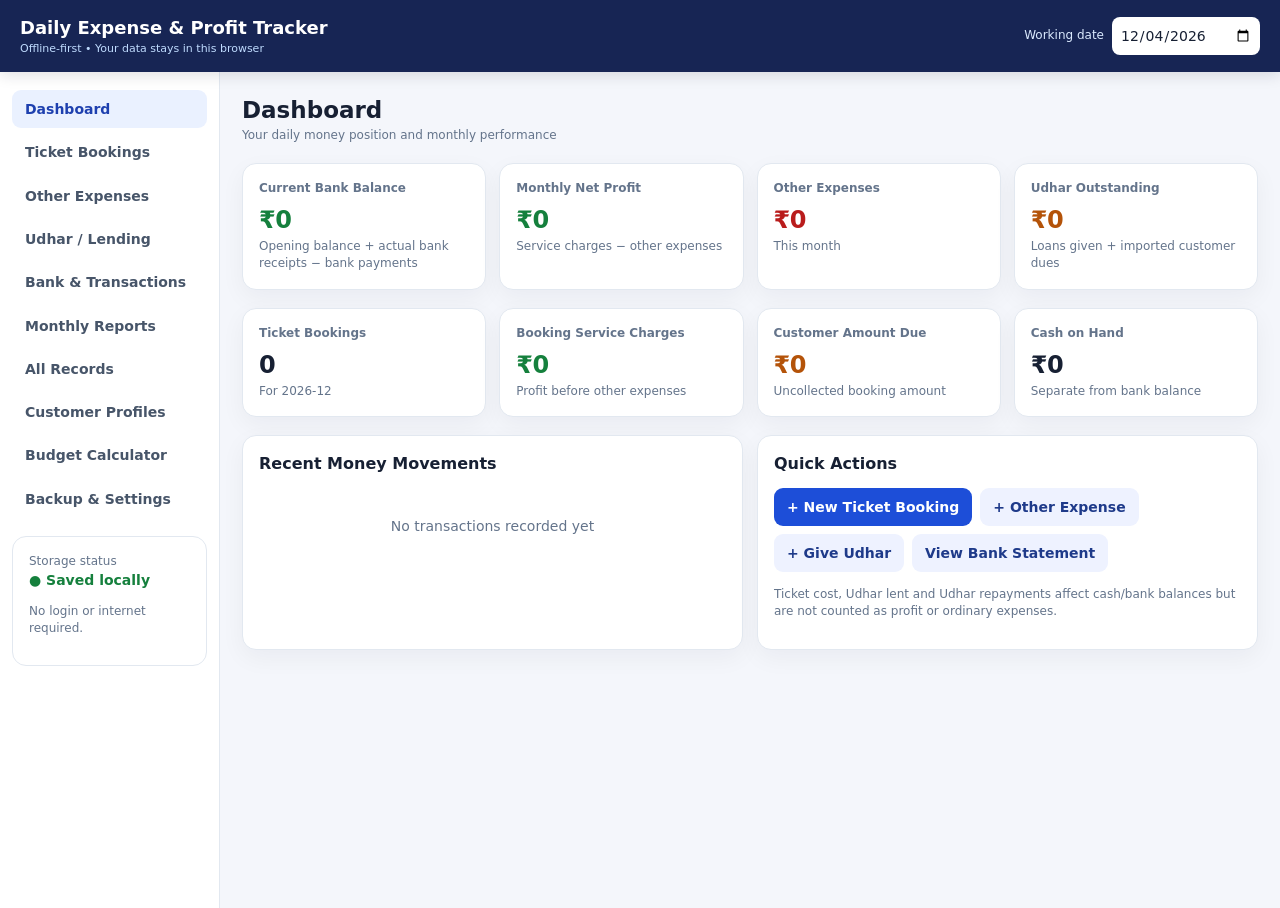
<file: index.html>
<!doctype html>
<html lang="en">
<head>
<meta charset="utf-8"><meta name="viewport" content="width=device-width,initial-scale=1">
<meta name="theme-color" content="#172554">
<title>Daily Expense & Profit Tracker</title>
<style>
:root{--bg:#f4f6fb;--card:#fff;--ink:#172033;--muted:#64748b;--line:#e2e8f0;--blue:#1d4ed8;--blue2:#dbeafe;--green:#15803d;--red:#b91c1c;--amber:#b45309;--shadow:0 8px 24px #0f172a0c}
*{box-sizing:border-box}body{margin:0;background:var(--bg);color:var(--ink);font:14px/1.45 system-ui,-apple-system,Segoe UI,sans-serif}button,input,select,textarea{font:inherit}button{cursor:pointer;border:0;border-radius:9px;padding:9px 13px;background:var(--blue);color:white;font-weight:650}button.secondary{background:#eef2ff;color:#1e3a8a}button.danger{background:#fee2e2;color:#991b1b}button.ghost{background:transparent;color:var(--muted);border:1px solid var(--line)}button.small{padding:6px 9px;font-size:12px}.top{background:#172554;color:white;padding:15px 20px;display:flex;align-items:center;justify-content:space-between;gap:12px;position:sticky;top:0;z-index:5;box-shadow:0 3px 14px #0f172a22}.brand{font-size:18px;font-weight:800}.brand small{display:block;font-size:11px;font-weight:500;color:#bfdbfe}.top input{background:#fff;color:#172033;border:0;border-radius:8px;padding:8px}.layout{max-width:1400px;margin:auto;display:grid;grid-template-columns:220px 1fr;min-height:calc(100vh - 64px)}aside{padding:18px 12px;border-right:1px solid var(--line);background:#fff}nav{display:grid;gap:5px}nav button{background:transparent;color:#475569;text-align:left;font-weight:600}nav button.active,nav button:hover{background:#eaf1ff;color:#1e40af}.content{padding:22px;min-width:0}.pagehead{display:flex;align-items:center;justify-content:space-between;gap:12px;margin-bottom:18px}.pagehead h1{font-size:23px;margin:0}.sub{color:var(--muted);font-size:12px}.grid{display:grid;grid-template-columns:repeat(4,minmax(0,1fr));gap:13px;margin-bottom:18px}.metric,.panel{background:var(--card);border:1px solid var(--line);border-radius:14px;padding:16px;box-shadow:var(--shadow)}.metric .label{color:var(--muted);font-size:12px;font-weight:650}.metric .value{font-size:24px;font-weight:800;margin-top:6px;letter-spacing:-.5px}.green{color:var(--green)}.red{color:var(--red)}.amber{color:var(--amber)}.cols{display:grid;grid-template-columns:1fr 1fr;gap:14px}.panel{margin-bottom:14px}.panel h2{font-size:16px;margin:0 0 12px}.toolbar{display:flex;gap:8px;flex-wrap:wrap;align-items:center}.formgrid{display:grid;grid-template-columns:repeat(2,minmax(0,1fr));gap:10px}.field{display:grid;gap:5px}.field.full{grid-column:1/-1}.field label{font-size:12px;font-weight:700;color:#475569}.field input,.field select,.field textarea{width:100%;border:1px solid #cbd5e1;border-radius:8px;padding:9px;background:white;color:var(--ink);min-width:0}.field textarea{min-height:64px;resize:vertical}.actions{display:flex;gap:7px;flex-wrap:wrap}.tablewrap{overflow:auto}table{width:100%;border-collapse:collapse;min-width:650px}th,td{text-align:left;padding:10px 9px;border-bottom:1px solid var(--line);vertical-align:middle}th{font-size:11px;text-transform:uppercase;letter-spacing:.04em;color:var(--muted);background:#f8fafc;position:sticky;top:0}td.num,th.num{text-align:right;font-variant-numeric:tabular-nums}.pill{display:inline-block;padding:3px 8px;border-radius:30px;background:#f1f5f9;color:#475569;font-size:11px;font-weight:700}.pill.good{background:#dcfce7;color:#166534}.pill.warn{background:#fef3c7;color:#92400e}.pill.bad{background:#fee2e2;color:#991b1b}.muted{color:var(--muted)}.empty{text-align:center;padding:28px;color:var(--muted)}.notice{padding:11px 13px;background:#eff6ff;border:1px solid #bfdbfe;border-radius:10px;color:#1e40af;margin-bottom:14px}.notice.warn{background:#fffbeb;border-color:#fde68a;color:#92400e}.hidden{display:none!important}.modalback{position:fixed;inset:0;background:#0f172a80;display:grid;place-items:center;padding:16px;z-index:20}.modal{width:min(620px,100%);max-height:90vh;overflow:auto;background:white;border-radius:16px;padding:20px;box-shadow:0 25px 70px #0004}.modalhead{display:flex;justify-content:space-between;align-items:center;margin-bottom:14px}.modalhead h2{margin:0}.toast{position:fixed;bottom:18px;left:50%;transform:translateX(-50%);background:#0f172a;color:white;padding:10px 15px;border-radius:9px;z-index:30;box-shadow:var(--shadow)}.footer{padding:15px;text-align:center;color:var(--muted);font-size:11px}.mobilebar{display:none}.balance-line{display:flex;justify-content:space-between;padding:8px 0;border-bottom:1px dashed var(--line)}.right{text-align:right}.sectiontitle{font-weight:800;margin:18px 0 9px}
@media(max-width:900px){.grid{grid-template-columns:repeat(2,minmax(0,1fr))}.layout{grid-template-columns:1fr}aside{display:none}.content{padding:14px}.mobilebar{display:flex;overflow:auto;gap:5px;padding:8px;background:white;border-bottom:1px solid var(--line);position:sticky;top:61px;z-index:4}.mobilebar button{white-space:nowrap;padding:7px 10px;font-size:12px}.cols{grid-template-columns:1fr}}
@media(max-width:560px){.top{padding:11px 12px}.brand{font-size:15px}.brand small{display:none}.top input{max-width:140px;font-size:12px}.grid{gap:8px}.metric{padding:12px}.metric .value{font-size:19px}.content{padding:11px}.pagehead h1{font-size:20px}.formgrid{grid-template-columns:1fr}.field.full{grid-column:auto}.panel{padding:12px}}
@media print{.top,aside,.mobilebar,.no-print,button{display:none!important}.layout{display:block}.content{padding:0}.panel,.metric{box-shadow:none;break-inside:avoid}}
</style>
</head>
<body>
<header class="top"><div class="brand">Daily Expense & Profit Tracker<small>Offline-first • Your data stays in this browser</small></div><div class="toolbar"><label class="sub" style="color:#dbeafe">Working date</label><input id="workDate" type="date"></div></header>
<div class="mobilebar" id="mobileNav"></div>
<div class="layout"><aside><nav id="sideNav"></nav><div class="panel" style="margin-top:18px;box-shadow:none"><div class="sub">Storage status</div><strong style="color:#15803d">● Saved locally</strong><p class="sub">No login or internet required.</p></div></aside>
<main class="content" id="app"></main></div>
<div id="modalHost"></div><div id="toastHost"></div>
<script>
(()=>{
'use strict';
const KEY='expenseTrackerLedgerDb_v1', NEWKEY='expenseTrackerStandalone_v2', THEME='expenseTrackerTheme';
const $=s=>document.querySelector(s), money=n=>'₹'+(Number(n)||0).toLocaleString('en-IN',{maximumFractionDigits:2}), today=()=>{const d=new Date();return [d.getFullYear(),String(d.getMonth()+1).padStart(2,'0'),String(d.getDate()).padStart(2,'0')].join('-')}, id=p=>p+'_'+Date.now().toString(36)+'_'+Math.random().toString(36).slice(2,7), esc=s=>String(s??'').replace(/[&<>"']/g,c=>({'&':'&amp;','<':'&lt;','>':'&gt;','"':'&quot;',"'":'&#39;'}[c]));
let state,view='dashboard',editing=null,modal=null;
const empty=()=>({version:2,openingBank:0,allocatedBudget:0,bookings:[],customerPayments:[],ticketPayments:[],expenses:[],loans:[],loanRepayments:[],legacyReceivables:[],notes:[]});
function migrateOld(old){
 const d=empty(); if(!old||typeof old!=='object')return d;d.allocatedBudget=Number(old.allocatedBudget)||0;
 const banks=Array.isArray(old.banks)?old.banks:[];d.openingBank=banks.reduce((s,b)=>s+(Number(b.initialBalance)||0),0);
 (old.tickets||[]).forEach(t=>{
  d.bookings.push({id:String(t.id||id('bk')),date:t.date||today(),customerName:t.customerName||'',journey:t.journey||'',ticketCost:+t.ticketCost||0,serviceCharge:+t.serviceCharge||0,bookingRef:t.bookingRef||'',notes:t.notes||'',legacy:true});
  if((+t.customerPaid||0)>0){if(t.receivedIn==='udhar'){if(!(old.udhar||[]).some(u=>String(u.linkedTicketId||'')===String(t.id)))d.legacyReceivables.push({id:id('lr'),bookingId:String(t.id),date:t.date||today(),personName:t.customerName||'',amount:+t.customerPaid||0,status:'pending',note:'Imported as pending customer receivable; not counted as bank money.'});}else d.customerPayments.push({id:id('cp'),bookingId:String(t.id),date:t.date||today(),customerName:t.customerName||'',amount:+t.customerPaid||0,account:t.receivedIn==='cash'?'cash':'bank',note:'Imported customer payment'});}
  if((+t.ticketCost||0)>0)d.ticketPayments.push({id:id('tp'),bookingId:String(t.id),date:t.date||today(),amount:+t.ticketCost||0,account:(t.paidFromAccountId==='cash'?'cash':'bank'),note:'Imported ticket cost payment'});
 });
 (old.expenses||[]).forEach(e=>d.expenses.push({id:String(e.id||id('ex')),date:e.date||today(),amount:+e.amount||0,category:e.category||'Other',description:e.paidTo||'',account:e.paidFromAccountId==='cash'?'cash':'bank'}));
 (old.udhar||[]).forEach(u=>{d.legacyReceivables.push({id:String(u.id||id('lr')),bookingId:u.linkedTicketId||'',date:u.date||today(),personName:u.personName||'',amount:+u.amount||0,status:u.status||'pending',note:'Imported legacy Udhar receivable; retained separately because its original meaning was customer dues.'});if(u.status==='settled')d.customerPayments.push({id:id('cp'),bookingId:u.linkedTicketId||'',date:u.settledDate||u.date||today(),customerName:u.personName||'',amount:+u.amount||0,account:u.settledAccountId==='cash'?'cash':'bank',note:'Imported settlement of legacy customer receivable'});});
 (old.cashAdditions||[]).forEach(c=>d.notes.push({id:String(c.id||id('ca')),date:c.date||today(),amount:+c.amount||0,note:'Imported cash addition: '+(c.note||'')}));
 d._migration={from:KEY,at:new Date().toISOString(),original:old};return d;
}
function load(){try{let n=localStorage.getItem(NEWKEY);if(n)return normalize(JSON.parse(n));let old=localStorage.getItem(KEY);if(old){let m=migrateOld(JSON.parse(old));save(m);return m;}}catch(e){console.error(e);alert('Could not read saved data. The app will start empty; your original browser data has not been deleted.')}return empty()}
function normalize(x){const d=empty();if(!x||typeof x!=='object')return d;for(const k of Object.keys(d))if(Array.isArray(d[k]))d[k]=Array.isArray(x[k])?x[k]:[];d.openingBank=Number(x.openingBank)||0;d.allocatedBudget=Number(x.allocatedBudget)||0;d._migration=x._migration;return d}
function save(s=state){localStorage.setItem(NEWKEY,JSON.stringify(s));}
function sum(a,fn=x=>x){return a.reduce((s,x)=>s+(Number(fn(x))||0),0)}
function month(d){return String(d||'').slice(0,7)}
function bankBalance(){return state.openingBank+sum(state.customerPayments,p=>p.account==='bank'?p.amount:0)+sum(state.loanRepayments,p=>p.account==='bank'?p.amount:0)-sum(state.ticketPayments,p=>p.account==='bank'?p.amount:0)-sum(state.expenses,p=>p.account==='bank'?p.amount:0)-sum(state.loans,l=>l.account==='bank'?l.amount:0)}
function cashBalance(){return sum(state.customerPayments,p=>p.account==='cash'?p.amount:0)+sum(state.loanRepayments,p=>p.account==='cash'?p.amount:0)-sum(state.ticketPayments,p=>p.account==='cash'?p.amount:0)-sum(state.expenses,p=>p.account==='cash'?p.amount:0)-sum(state.loans,l=>l.account==='cash'?l.amount:0)+sum(state.notes,n=>n.amount)}
function profit(m=today().slice(0,7)){return sum(state.bookings.filter(b=>month(b.date)===m),b=>b.serviceCharge)-sum(state.expenses.filter(e=>month(e.date)===m),e=>e.amount)}
function custPaid(bid){return sum(state.customerPayments.filter(p=>p.bookingId===bid),p=>p.amount)}
function ticketPaid(bid){return sum(state.ticketPayments.filter(p=>p.bookingId===bid),p=>p.amount)}
function due(b){return Math.max(0,b.ticketCost+b.serviceCharge-custPaid(b))}
function ticketDue(b){return Math.max(0,b.ticketCost-ticketPaid(b))}
function loanPaid(lid){return sum(state.loanRepayments.filter(p=>p.loanId===lid),p=>p.amount)}
function loanDue(l){return Math.max(0,l.amount-loanPaid(l.id))}
function toast(s){$('#toastHost').innerHTML='<div class="toast">'+esc(s)+'</div>';setTimeout(()=>$('#toastHost').innerHTML='',2600)}
const nav=[['dashboard','Dashboard'],['bookings','Ticket Bookings'],['expenses','Other Expenses'],['udhar','Udhar / Lending'],['bank','Bank & Transactions'],['reports','Monthly Reports'],['records','All Records'],['customers','Customer Profiles'],['budget','Budget Calculator'],['backup','Backup & Settings']];
function navHtml(){const h=nav.map(([k,n])=>`<button data-view="${k}" class="${view===k?'active':''}">${n}</button>`).join('');$('#sideNav').innerHTML=h;$('#mobileNav').innerHTML=h}
function pageHead(title,sub='',actions=''){return `<div class="pagehead"><div><h1>${title}</h1><div class="sub">${sub}</div></div><div class="toolbar no-print">${actions}</div></div>`}
function metric(label,value,cls='',foot=''){return `<div class="metric"><div class="label">${label}</div><div class="value ${cls}">${value}</div>${foot?`<div class="sub">${foot}</div>`:''}</div>`}
function panel(title,body,extra=''){return `<section class="panel"><div class="toolbar" style="justify-content:space-between"><h2>${title}</h2>${extra}</div>${body}</section>`}
function field(label,name,type='text',value='',opts='',full=false,placeholder=''){const req=(type==='date'&&name==='date')||['number','select'].includes(type)||['customerName','personName'].includes(name);let input=type==='select'?`<select name="${name}" ${req?'required':''}>${opts}</select>`:type==='textarea'?`<textarea name="${name}" placeholder="${esc(placeholder)}">${esc(value)}</textarea>`:`<input name="${name}" type="${type}" value="${esc(value)}" ${type==='number'?'min="0" step="0.01"':''} placeholder="${esc(placeholder)}" ${req?'required':''}>`;return `<div class="field ${full?'full':''}"><label>${label}</label>${input}</div>`}
function accountOpts(selected='bank'){return `<option value="bank" ${selected==='bank'?'selected':''}>Bank</option><option value="cash" ${selected==='cash'?'selected':''}>Cash</option>`}
function table(headers,rows,emptyText='No records yet'){return rows.length?`<div class="tablewrap"><table><thead><tr>${headers.map(h=>`<th class="${h.right?'num':''}">${h.label}</th>`).join('')}</tr></thead><tbody>${rows.join('')}</tbody></table></div>`:`<div class="empty">${emptyText}</div>`}
function rowActions(type,idv){return `<div class="actions"><button class="small secondary" data-edit="${type}" data-id="${esc(idv)}">Edit</button><button class="small danger" data-delete="${type}" data-id="${esc(idv)}">Delete</button></div>`}
function renderDashboard(){
 const m=$('#workDate').value.slice(0,7),monthBookings=state.bookings.filter(b=>month(b.date)===m),monthExpenses=state.expenses.filter(e=>month(e.date)===m),openLoans=state.loans.reduce((s,l)=>s+loanDue(l),0),outstanding=state.legacyReceivables.filter(r=>r.status!=='settled').reduce((s,r)=>s+r.amount,0);
 const tx=transactions().sort((a,b)=>b.date.localeCompare(a.date)).slice(0,8);
 return pageHead('Dashboard','Your daily money position and monthly performance')+
 `<div class="grid">${metric('Current Bank Balance',money(bankBalance()),bankBalance()<0?'red':'green','Opening balance + actual bank receipts − bank payments')}${metric('Monthly Net Profit',money(profit(m)),profit(m)<0?'red':'green','Service charges − other expenses')}${metric('Other Expenses',money(sum(monthExpenses,e=>e.amount)),'red','This month')}${metric('Udhar Outstanding',money(openLoans+outstanding),'amber','Loans given + imported customer dues')}</div>
 <div class="grid">${metric('Ticket Bookings',monthBookings.length,'',`For ${m}`)}${metric('Booking Service Charges',money(sum(monthBookings,b=>b.serviceCharge)),'green','Profit before other expenses')}${metric('Customer Amount Due',money(sum(state.bookings,due)),'amber','Uncollected booking amount')}${metric('Cash on Hand',money(cashBalance()),'','Separate from bank balance')}</div>
 <div class="cols">${panel('Recent Money Movements',table([{label:'Date'},{label:'Details'},{label:'Type'},{label:'Amount',right:true}],tx.map(t=>`<tr><td>${esc(t.date)}</td><td>${esc(t.title)}</td><td><span class="pill ${t.in?'good':'bad'}">${t.in?'Money In':'Money Out'}</span></td><td class="num ${t.in?'green':'red'}">${t.in?'+':'−'}${money(t.amount)}</td></tr>`),'No transactions recorded yet'))}
 ${panel('Quick Actions',`<div class="toolbar"><button data-action="new-booking">+ New Ticket Booking</button><button class="secondary" data-action="new-expense">+ Other Expense</button><button class="secondary" data-action="new-loan">+ Give Udhar</button><button class="secondary" data-view="bank">View Bank Statement</button></div><p class="sub" style="margin-top:14px">Ticket cost, Udhar lent and Udhar repayments affect cash/bank balances but are not counted as profit or ordinary expenses.</p>`)}</div>
 ${state._migration?`<div class="notice warn"><b>Existing data migrated.</b> Your original ledger snapshot is retained inside the new backup. Imported older customer dues are kept separately as legacy receivables because their meaning differs from money you lend out. Review the Backup & Settings page and export a backup.</div>`:''}`;
}
function renderBookings(){
 const list=[...state.bookings].sort((a,b)=>b.date.localeCompare(a.date));
 const rows=list.map(b=>`<tr><td>${esc(b.date)}</td><td><b>${esc(b.customerName)}</b><div class="sub">${esc(b.journey||'')}${b.bookingRef?' • Ref '+esc(b.bookingRef):''}</div></td><td class="num">${money(b.ticketCost)}</td><td class="num green">${money(b.serviceCharge)}</td><td class="num">${money(custPaid(b.id))}<div class="sub">Due ${money(due(b))}</div></td><td class="num">${money(ticketPaid(b.id))}<div class="sub">Due ${money(ticketDue(b))}</div></td><td><div class="actions"><button class="small secondary" data-action="customer-payment" data-id="${esc(b.id)}">Receive</button><button class="small secondary" data-action="ticket-payment" data-id="${esc(b.id)}">Pay Ticket</button>${rowActions('booking',b.id)}</div></td></tr>`);
 return pageHead('Ticket Bookings','Booking details are separate from actual customer and ticket payments.','<button data-action="new-booking">+ Add Booking</button>')+
 panel('Booking Register',table([{label:'Date'},{label:'Customer / Journey'},{label:'Ticket Cost',right:true},{label:'Service Charge',right:true},{label:'Customer Paid',right:true},{label:'Ticket Paid',right:true},{label:'Actions'}],rows,'No ticket bookings yet. Add your first booking.'));
}
function renderExpenses(){
 const rows=[...state.expenses].sort((a,b)=>b.date.localeCompare(a.date)).map(e=>`<tr><td>${esc(e.date)}</td><td>${esc(e.description)}</td><td>${esc(e.category)}</td><td>${e.account==='bank'?'Bank':'Cash'}</td><td class="num red">${money(e.amount)}</td><td>${rowActions('expense',e.id)}</td></tr>`);
 return pageHead('Other Expenses','Only ordinary business expenses reduce monthly net profit.','<button data-action="new-expense">+ Add Expense</button>')+panel('Expense Register',table([{label:'Date'},{label:'Description'},{label:'Category'},{label:'Paid From'},{label:'Amount',right:true},{label:'Actions'}],rows));
}
function renderUdhar(){
 const rows=[...state.loans].sort((a,b)=>b.date.localeCompare(a.date)).map(l=>`<tr><td>${esc(l.date)}</td><td><b>${esc(l.personName)}</b><div class="sub">${esc(l.note||'')}</div></td><td class="num">${money(l.amount)}</td><td class="num green">${money(loanPaid(l.id))}</td><td class="num amber">${money(loanDue(l))}</td><td>${l.account==='bank'?'Bank':'Cash'}</td><td><div class="actions"><button class="small secondary" data-action="loan-repay" data-id="${esc(l.id)}">Record Repayment</button>${rowActions('loan',l.id)}</div></td></tr>`);
 const legacy=state.legacyReceivables.filter(r=>r.status!=='settled').map(r=>`<tr><td>${esc(r.date)}</td><td>${esc(r.personName)}</td><td class="num">${money(r.amount)}</td><td><span class="pill warn">Legacy customer due</span></td></tr>`);
 return pageHead('Udhar / Lending','Record money you lend out and repayments separately.','<button data-action="new-loan">+ Give Udhar</button>')+panel('Money Lent',table([{label:'Date'},{label:'Person / Note'},{label:'Lent',right:true},{label:'Repaid',right:true},{label:'Outstanding',right:true},{label:'From'},{label:'Actions'}],rows))+
 (legacy.length?panel('Imported Customer Receivables (Legacy)',`<div class="notice warn">These entries came from the old app's pending customer payments. They are kept separate and are not treated as money lent by you.</div>`+table([{label:'Date'},{label:'Customer'},{label:'Amount',right:true},{label:'Type'}],legacy)):'');
}
function transactions(){
 const a=[];state.customerPayments.forEach(p=>a.push({id:p.id,date:p.date,title:`Customer payment — ${p.customerName}`,type:'customer',amount:p.amount,account:p.account,in:true}));state.loanRepayments.forEach(p=>a.push({id:p.id,date:p.date,title:`Udhar repayment — ${p.personName||'Customer'}`,type:'repayment',amount:p.amount,account:p.account,in:true}));state.ticketPayments.forEach(p=>a.push({id:p.id,date:p.date,title:'Ticket payment',type:'ticket',amount:p.amount,account:p.account,in:false}));state.expenses.forEach(p=>a.push({id:p.id,date:p.date,title:`Expense — ${p.description}`,type:'expense',amount:p.amount,account:p.account,in:false}));state.loans.forEach(p=>a.push({id:p.id,date:p.date,title:`Udhar given — ${p.personName}`,type:'loan',amount:p.amount,account:p.account,in:false}));return a}
function renderBank(){
 const tx=transactions().filter(t=>t.account==='bank').sort((a,b)=>a.date.localeCompare(b.date)||a.id.localeCompare(b.id));let run=state.openingBank;const calc=tx.map(t=>{run+=t.in?t.amount:-t.amount;return {...t,balance:run}}).reverse();
 const rows=calc.map(t=>`<tr><td>${esc(t.date)}</td><td>${esc(t.title)}</td><td><span class="pill">${t.type}</span></td><td class="num ${t.in?'green':'red'}">${t.in?'+':'−'}${money(t.amount)}</td><td class="num">${money(t.balance)}</td></tr>`);
 return pageHead('Bank & Transactions','One connected bank balance. Only actual bank money movements change it.','<button data-action="opening-balance" class="secondary">Set Opening Balance</button><button data-action="export-csv">Export CSV</button>')+
 `<div class="grid">${metric('Opening Balance',money(state.openingBank))}${metric('Current Bank Balance',money(bankBalance()),bankBalance()<0?'red':'green')}${metric('Bank Money In',money(sum(tx.filter(t=>t.in),t=>t.amount)),'green')}${metric('Bank Money Out',money(sum(tx.filter(t=>!t.in),t=>t.amount)),'red')}</div>`+
 panel('Bank Statement',table([{label:'Date'},{label:'Transaction'},{label:'Type'},{label:'Amount',right:true},{label:'Running Balance',right:true}],rows,'No bank transactions yet.'));
}
function renderReports(){
 const m=$('#workDate').value.slice(0,7),bs=state.bookings.filter(b=>month(b.date)===m),es=state.expenses.filter(e=>month(e.date)===m),cust=state.customerPayments.filter(p=>month(p.date)===m),tpay=state.ticketPayments.filter(p=>month(p.date)===m);
 return pageHead('Monthly Reports','Profit is service charges minus ordinary expenses. Ticket cost and lending are excluded.','<button class="secondary" onclick="window.print()">Print Report</button>')+
 `<div class="grid">${metric('Service Charge',money(sum(bs,b=>b.serviceCharge)),'green')}${metric('Other Expenses',money(sum(es,e=>e.amount)),'red')}${metric('Net Profit',money(profit(m)),profit(m)<0?'red':'green')}${metric('Bookings',bs.length)}</div>`+
 `<div class="cols">${panel('Profit Summary',`<div class="balance-line"><span>Ticket service charges</span><b class="green">${money(sum(bs,b=>b.serviceCharge))}</b></div><div class="balance-line"><span>Other expenses</span><b class="red">− ${money(sum(es,e=>e.amount))}</b></div><div class="balance-line"><b>Net profit</b><b>${money(profit(m))}</b></div>`)}${panel('Cash Movement (not profit)',`<div class="balance-line"><span>Customer payments received</span><b>${money(sum(cust,p=>p.amount))}</b></div><div class="balance-line"><span>Ticket payments</span><b>${money(sum(tpay,p=>p.amount))}</b></div><div class="balance-line"><span>Udhar lent</span><b>${money(sum(state.loans.filter(l=>month(l.date)===m),l=>l.amount))}</b></div><div class="balance-line"><span>Udhar repayments</span><b>${money(sum(state.loanRepayments.filter(p=>month(p.date)===m),p=>p.amount))}</b></div>`)}</div>`+
 panel(`Bookings for ${m}`,table([{label:'Date'},{label:'Customer'},{label:'Ticket Cost',right:true},{label:'Service Charge',right:true},{label:'Received',right:true}],bs.map(b=>`<tr><td>${esc(b.date)}</td><td>${esc(b.customerName)}</td><td class="num">${money(b.ticketCost)}</td><td class="num green">${money(b.serviceCharge)}</td><td class="num">${money(custPaid(b.id))}</td></tr>`)));
}
function renderRecords(){
 const rows=[...transactions()].sort((a,b)=>b.date.localeCompare(a.date)).map(t=>`<tr><td>${esc(t.date)}</td><td>${esc(t.title)}</td><td>${t.account==='bank'?'Bank':'Cash'}</td><td class="num ${t.in?'green':'red'}">${t.in?'+':'−'}${money(t.amount)}</td><td>${rowActions(t.type,t.id)}</td></tr>`);
 return pageHead('All Records','Search and filter individual money movements.')+`<div class="panel"><div class="formgrid"><div class="field"><label>Search records</label><input id="recordSearch" placeholder="Search name, description or type"></div><div class="field"><label>From date</label><input id="recordFrom" type="date"></div><div class="field"><label>To date</label><input id="recordTo" type="date"></div></div></div>`+panel('Money Movement History',table([{label:'Date'},{label:'Details'},{label:'Account'},{label:'Amount',right:true},{label:'Actions'}],rows));
}
function renderCustomers(){
 const names=[...new Set([...state.bookings.map(b=>b.customerName),...state.legacyReceivables.map(r=>r.personName)].map(x=>String(x||'').trim()).filter(Boolean))].sort((a,b)=>a.localeCompare(b));
 const rows=names.map(name=>{const bs=state.bookings.filter(b=>b.customerName.toLowerCase()===name.toLowerCase());const received=sum(bs,b=>custPaid(b.id));const outstanding=sum(bs,due);return `<tr><td><b>${esc(name)}</b></td><td class="num">${bs.length}</td><td class="num">${money(sum(bs,b=>b.serviceCharge))}</td><td class="num">${money(received)}</td><td class="num amber">${money(outstanding)}</td><td><button class="small secondary" data-customer="${esc(name)}">View History</button></td></tr>`});
 return pageHead('Customer Profiles','Customer-wise booking, payment and outstanding summary.')+panel('Customers',table([{label:'Customer'},{label:'Bookings',right:true},{label:'Service Charges',right:true},{label:'Received',right:true},{label:'Outstanding',right:true},{label:'History'}],rows,'Customer profiles will appear when you add bookings.'));
}
function renderBudget(){
 const target=Number(state.allocatedBudget)||0;const actual=sum(state.bookings.filter(b=>month(b.date)===$('#workDate').value.slice(0,7)),b=>b.serviceCharge);const pct=target>0?Math.min(100,actual/target*100):0;
 return pageHead('Budget Calculator','Set a monthly service-charge target and track progress.')+panel('Monthly Target',`<form id="budgetForm" class="toolbar"><div class="field" style="min-width:220px"><label>Monthly Profit Target (₹)</label><input name="budget" type="number" min="0" step="0.01" value="${target}" required></div><button>Save Target</button></form><div class="grid" style="margin-top:15px">${metric('Monthly Target',money(target))}${metric('Service Charges Earned',money(actual),'green')}${metric('Remaining',money(Math.max(0,target-actual)),'amber')}${metric('Progress',target?Math.round(pct)+'%':'—')}</div><div style="height:12px;background:#e2e8f0;border-radius:20px;overflow:hidden"><div style="height:100%;width:${pct}%;background:#2563eb"></div></div><p class="sub">Budget progress uses service charges before other expenses. Net profit is shown separately on Reports.</p>`);
}
function renderBackup(){
 return pageHead('Backup & Settings','Your records are saved in this browser. Export backups regularly.')+
 `<div class="notice">Offline mode is active. No Firebase account is required. This standalone file does not send your financial data to a server.</div>`+
 panel('Backup & Restore',`<div class="toolbar"><button data-action="backup">Download Full JSON Backup</button><label class="secondary" style="padding:9px 13px;border-radius:9px;cursor:pointer;font-weight:650">Restore JSON Backup <input id="restoreFile" type="file" accept="application/json,.json" hidden></label><button class="secondary" data-action="export-csv">Export Transactions CSV</button></div><p class="sub">A backup includes bookings, all payments, expenses, lending records and the original imported ledger snapshot (if any).</p>`) +
 panel('Opening Bank Balance',`<div class="balance-line"><span>Configured opening balance</span><b>${money(state.openingBank)}</b></div><p class="sub">Set or correct this from Bank & Transactions. Do not use it to record daily receipts or payments.</p>`) +
 panel('Data Safety',`<div class="notice warn">Reset permanently clears the new standalone ledger in this browser. Export a backup first. The original legacy storage key is retained during migration and is not automatically deleted.</div><button class="danger" data-action="reset">Reset Standalone Data</button>`);
}
function render(){navHtml();let html={dashboard:renderDashboard,bookings:renderBookings,expenses:renderExpenses,udhar:renderUdhar,bank:renderBank,reports:renderReports,records:renderRecords,customers:renderCustomers,budget:renderBudget,backup:renderBackup}[view]();$('#app').innerHTML=html;document.querySelectorAll('[data-view]').forEach(b=>b.addEventListener('click',()=>{view=b.dataset.view;render()}));const bf=$('#budgetForm');if(bf)bf.onsubmit=e=>{e.preventDefault();state.allocatedBudget=+new FormData(bf).get('budget')||0;persist('Budget target saved')};document.querySelectorAll('[data-customer]').forEach(b=>b.onclick=()=>{const n=b.dataset.customer;view='records';render();const q=$('#recordSearch');if(q){q.value=n;q.dispatchEvent(new Event('input',{bubbles:true}))}})}
function openModal(title,body,submitText='Save',onSave){modal={onSave};$('#modalHost').innerHTML=`<div class="modalback"><div class="modal"><div class="modalhead"><h2>${title}</h2><button class="ghost small" data-close>Close</button></div><form id="editForm">${body}<div class="actions" style="justify-content:flex-end;margin-top:16px"><button type="button" class="ghost" data-close>Cancel</button><button>${submitText}</button></div></form></div></div>`;$('#modalHost').querySelectorAll('[data-close]').forEach(b=>b.onclick=closeModal);$('#editForm').onsubmit=e=>{e.preventDefault();const data=Object.fromEntries(new FormData(e.target));modal.onSave(data);closeModal()}}
function closeModal(){$('#modalHost').innerHTML='';modal=null}
function bookingForm(b={}){openModal(b.id?'Edit Booking':'New Ticket Booking',`<div class="formgrid">${field('Booking Date','date','date',b.date||$('#workDate').value)}${field('Customer Name','customerName','text',b.customerName||'')}${field('Journey / Route','journey','text',b.journey||'')}${field('Booking Reference','bookingRef','text',b.bookingRef||'')}${field('Ticket Cost (₹)','ticketCost','number',b.ticketCost??'')}${field('Service Charge / Profit (₹)','serviceCharge','number',b.serviceCharge??'')}${field('Notes','notes','textarea',b.notes||'', '',true)}</div><p class="sub">No payment is recorded here. Record customer receipts and ticket payments separately after saving.</p>`,b.id?'Update Booking':'Save Booking',d=>{const obj={...b,id:b.id||id('booking'),date:d.date,customerName:d.customerName.trim(),journey:d.journey,ticketCost:+d.ticketCost,serviceCharge:+d.serviceCharge,bookingRef:d.bookingRef,notes:d.notes};if(!obj.customerName||obj.ticketCost<0||obj.serviceCharge<0)return toast('Enter valid booking details');if(b.id)state.bookings=state.bookings.map(x=>x.id===b.id?obj:x);else state.bookings.push(obj);persist('Booking saved')})}
function paymentForm(b,kind){const isCustomer=kind==='customer';const title=isCustomer?'Receive Customer Payment':'Record Ticket Payment';openModal(title,`<div class="notice">${esc(b.customerName)} · ${esc(b.journey||'Ticket booking')}<br>Booking date ${esc(b.date)} · ${isCustomer?'Customer amount due: '+money(due(b)):'Ticket amount due: '+money(ticketDue(b))}</div><div class="formgrid">${field('Payment Date','date','date',$('#workDate').value)}${field('Amount (₹)','amount','number','')}${field('Received / Paid From','account','select','','<option value="bank">Bank</option><option value="cash">Cash</option>')}${field('Note','note','text','')}</div>`, 'Save Payment',d=>{const amount=+d.amount;if(!(amount>0))return toast('Enter a valid amount');if(isCustomer&&amount>due(b))return toast('Customer payment exceeds the outstanding amount');if(!isCustomer&&amount>ticketDue(b))return toast('Ticket payment exceeds the outstanding ticket cost');if(isCustomer){state.customerPayments.push({id:id('cp'),bookingId:b.id,date:d.date,customerName:b.customerName,amount,account:d.account,note:d.note});}else state.ticketPayments.push({id:id('tp'),bookingId:b.id,date:d.date,amount,account:d.account,note:d.note});persist(isCustomer?'Customer payment recorded':'Ticket payment recorded')})}
function expenseForm(e={}){openModal(e.id?'Edit Expense':'Add Other Expense',`<div class="formgrid">${field('Date','date','date',e.date||$('#workDate').value)}${field('Amount (₹)','amount','number',e.amount??'')}${field('Category','category','text',e.category||'General')}${field('Description / Paid To','description','text',e.description||'')}${field('Paid From','account','select',e.account||'bank',accountOpts(e.account||'bank'))}</div>`,e.id?'Update Expense':'Save Expense',d=>{if(!(+d.amount>0))return toast('Enter a valid amount');const x={id:e.id||id('expense'),date:d.date,amount:+d.amount,category:d.category,description:d.description,account:d.account};if(e.id)state.expenses=state.expenses.map(v=>v.id===e.id?x:v);else state.expenses.push(x);persist('Expense saved')})}
function loanForm(l={}){openModal(l.id?'Edit Udhar':'Give Udhar',`<div class="formgrid">${field('Date Lent','date','date',l.date||$('#workDate').value)}${field('Person Name','personName','text',l.personName||'')}${field('Amount Lent (₹)','amount','number',l.amount??'')}${field('Paid From','account','select',l.account||'bank',accountOpts(l.account||'bank'))}${field('Due Date','dueDate','date',l.dueDate||'')}${field('Note','note','text',l.note||'')}</div><p class="sub">Lending reduces your bank/cash balance but is not an expense and does not reduce profit.</p>`,l.id?'Update Udhar':'Save Lending',d=>{if(!(+d.amount>0)||!d.personName.trim())return toast('Enter person and valid amount');const x={id:l.id||id('loan'),date:d.date,personName:d.personName,amount:+d.amount,account:d.account,dueDate:d.dueDate,note:d.note};if(l.id)state.loans=state.loans.map(v=>v.id===l.id?x:v);else state.loans.push(x);persist('Udhar lending saved')})}
function repayForm(l){openModal('Record Udhar Repayment',`<div class="notice">${esc(l.personName)} · Outstanding ${money(loanDue(l))}</div><div class="formgrid">${field('Repayment Date','date','date',$('#workDate').value)}${field('Amount Received (₹)','amount','number','')}${field('Received In','account','select','','<option value="bank">Bank</option><option value="cash">Cash</option>')}${field('Note','note','text','')}</div><p class="sub">Repayment increases your bank/cash balance but is not income or profit.</p>`,'Record Repayment',d=>{if(!(+d.amount>0))return toast('Enter valid amount');if(+d.amount>loanDue(l))return toast('Repayment exceeds outstanding amount');state.loanRepayments.push({id:id('repay'),loanId:l.id,date:d.date,amount:+d.amount,account:d.account,personName:l.personName,note:d.note});persist('Repayment recorded')})}
function openingForm(){openModal('Set Opening Bank Balance',`<div class="field"><label>Opening Balance (₹)</label><input name="openingBank" type="number" step=".01" value="${state.openingBank}" required></div><p class="sub">This is the starting balance before transactions in this standalone ledger. Changing it recalculates the current bank balance.</p>`,'Save Balance',d=>{state.openingBank=+d.openingBank||0;persist('Opening balance updated')})}
function persist(msg){save();render();if(msg)toast(msg)}
function deleteRecord(type,rid){if(!confirm('Delete this record? Related payment history may remain for audit.'))return;const map={booking:['bookings'],expense:['expenses'],loan:['loans'],customer:['customerPayments'],ticket:['ticketPayments'],repayment:['loanRepayments']};const key=map[type]?.[0];if(!key)return;state[key]=state[key].filter(x=>x.id!==rid);persist('Record deleted')}
function editRecord(type,rid){const maps={booking:['bookings',bookingForm],expense:['expenses',expenseForm],loan:['loans',loanForm]};const m=maps[type];if(m){const x=state[m[0]].find(v=>v.id===rid);if(x)m[1](x);return}const cfg={customer:['customerPayments','Customer Receipt'],ticket:['ticketPayments','Ticket Payment'],repayment:['loanRepayments','Udhar Repayment']}[type];if(cfg){const x=state[cfg[0]].find(v=>v.id===rid);if(!x)return;openModal('Edit '+cfg[1],`<div class="formgrid">${field('Date','date','date',x.date)}${field('Amount (₹)','amount','number',x.amount)}${field('Account','account','select',x.account,accountOpts(x.account))}${field('Note','note','text',x.note||'')}</div>`,'Update Record',d=>{if(!(+d.amount>0))return toast('Enter a valid amount');Object.assign(x,{date:d.date,amount:+d.amount,account:d.account,note:d.note});persist('Payment updated')})}}
function exportBackup(){const blob=new Blob([JSON.stringify(state,null,2)],{type:'application/json'});download(blob,'Expense_Tracker_Backup_'+today()+'.json')}
function download(blob,name){const a=document.createElement('a');a.href=URL.createObjectURL(blob);a.download=name;a.click();setTimeout(()=>URL.revokeObjectURL(a.href),1000)}
function exportCSV(){const rows=[['Date','Type','Details','Account','Money In','Money Out'],...transactions().map(t=>[t.date,t.type,t.title,t.account,t.in?t.amount:'',!t.in?t.amount:''])];const csv=rows.map(r=>r.map(v=>'"'+String(v??'').replace(/"/g,'""')+'"').join(',')).join('\r\n');download(new Blob(['\ufeff'+csv],{type:'text/csv;charset=utf-8'}),'Expense_Transactions_'+today()+'.csv')}
function handleAction(a,idv){switch(a){case'new-booking':bookingForm();break;case'new-expense':expenseForm();break;case'new-loan':loanForm();break;case'customer-payment':case'ticket-payment':{const b=state.bookings.find(x=>x.id===idv);if(b)paymentForm(b,a==='customer-payment'?'customer':'ticket');break}case'loan-repay':{const l=state.loans.find(x=>x.id===idv);if(l)repayForm(l);break}case'opening-balance':openingForm();break;case'backup':exportBackup();break;case'export-csv':exportCSV();break;case'reset':if(confirm('This clears the standalone ledger only. Export backup first. Continue?')){state=empty();save();render();toast('Standalone ledger reset')}break}}
document.addEventListener('click',e=>{const v=e.target.closest('[data-view]');if(v){view=v.dataset.view;render();return}const a=e.target.closest('[data-action]');if(a){handleAction(a.dataset.action,a.dataset.id);return}const ed=e.target.closest('[data-edit]');if(ed){editRecord(ed.dataset.edit,ed.dataset.id);return}const del=e.target.closest('[data-delete]');if(del){deleteRecord(del.dataset.delete,del.dataset.id)}});
$('#workDate').value=today();$('#workDate').addEventListener('change',render);
function filterRecords(){const q=($('#recordSearch')?.value||'').toLowerCase(),from=$('#recordFrom')?.value||'',to=$('#recordTo')?.value||'';document.querySelectorAll('#app tbody tr').forEach(r=>{const d=r.cells[0]?.innerText||'',okSearch=!q||r.innerText.toLowerCase().includes(q),okFrom=!from||d>=from,okTo=!to||d<=to;r.classList.toggle('hidden',!(okSearch&&okFrom&&okTo))})}
$('#app').addEventListener('input',e=>{if(['recordSearch','recordFrom','recordTo'].includes(e.target.id))filterRecords()});$('#app').addEventListener('change',e=>{if(['recordFrom','recordTo'].includes(e.target.id))filterRecords()}); 
document.addEventListener('change',e=>{if(e.target.id==='restoreFile'){const f=e.target.files[0];if(!f)return;const r=new FileReader();r.onload=()=>{try{const x=JSON.parse(r.result);if(!confirm('Restore replaces current standalone records. Continue?'))return;state=normalize(x);save();render();toast('Backup restored')}catch{toast('Invalid backup file')}};r.readAsText(f)}});
state=load();render();
})();
</script></body></html>
</file>
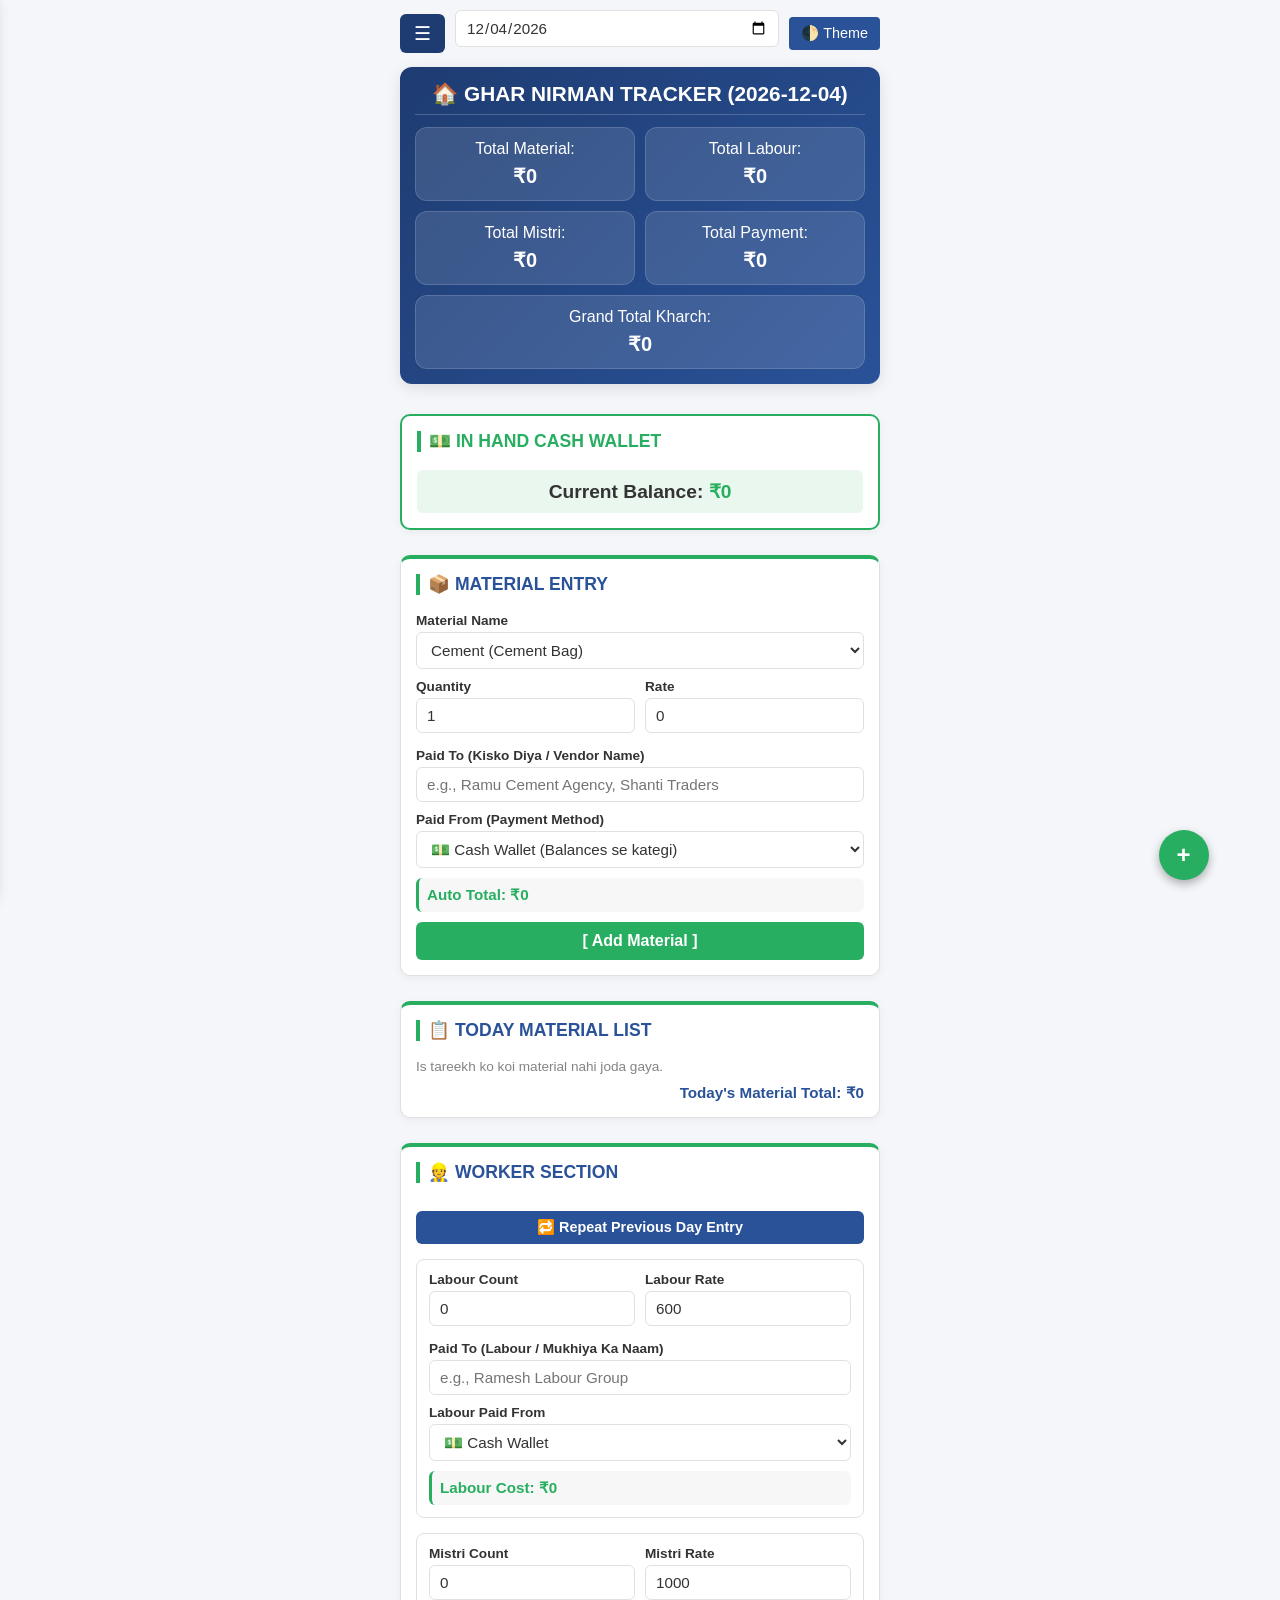
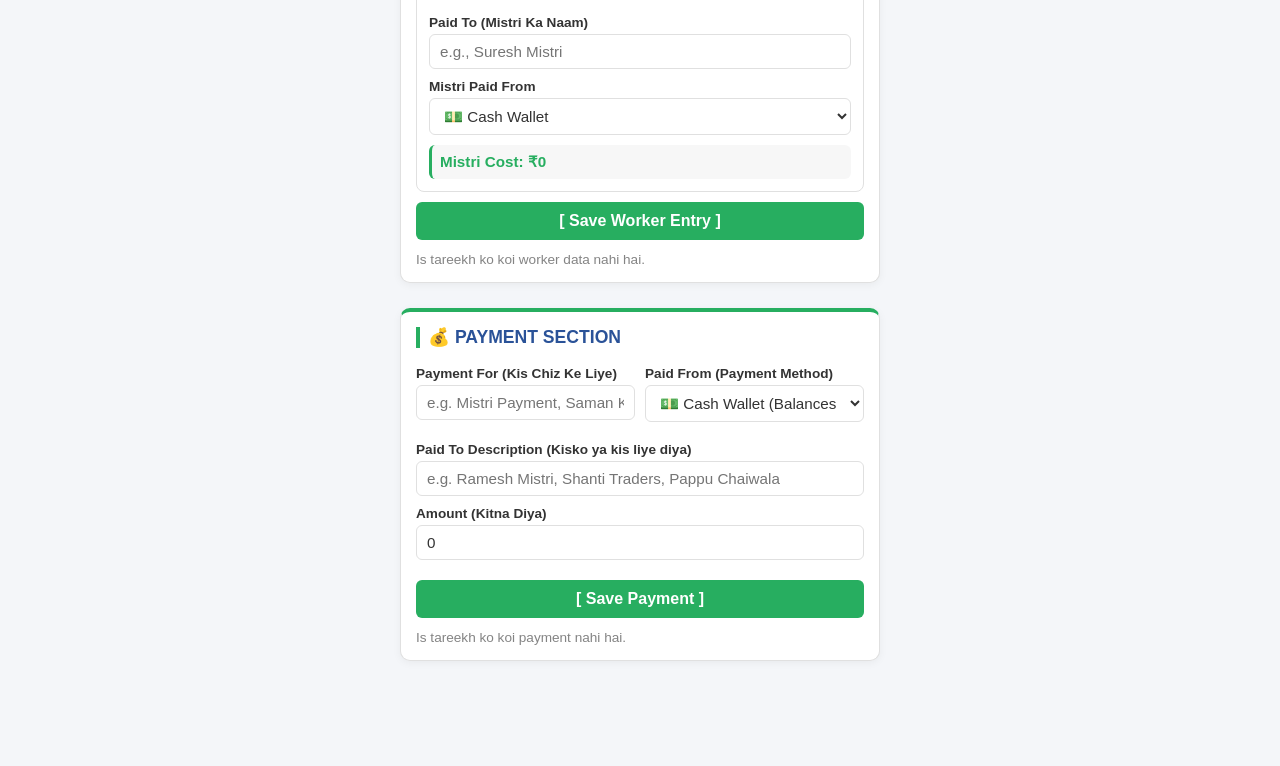
<file: public/assets/aistudio/index_aa5f3f3c.html>
<!DOCTYPE html>
<html lang="en">
<head>
<meta charset="UTF-8" />
<meta name="viewport" content="width=device-width, initial-scale=1.0" />
<title>Ghar Nirman Tracker</title>

<meta name="theme-color" content="#1e3c72" />
<meta name="apple-mobile-web-app-capable" content="yes" />
<meta name="apple-mobile-web-app-status-bar-style" content="black-translucent" />
<link rel="apple-touch-icon" href="https://cdn-icons-png.flaticon.com/512/609/609803.png" />

<link rel="manifest" id="pwaManifest" />

<style>
:root {
    --bg-color: #f4f6f9;
    --card-bg: #ffffff;
    --text-color: #333333;
    --primary: #1e3c72;
    --secondary: #2a5298;
    --accent: #27ae60;
    --danger: #e74c3c;
    --border: #e0e0e0;
    --header-text: #ffffff;
    --warning: #f39c12;
    --menu-bg: #f8f9fa;
    --menu-text: #333333;
}

[data-theme="dark"] {
    --bg-color: #121212;
    --card-bg: #1e1e1e;
    --text-color: #e0e0e0;
    --primary: #0f2027;
    --secondary: #203a43;
    --accent: #2ecc71;
    --danger: #e74c3c;
    --border: #333333;
    --header-text: #e0e0e0;
    --menu-bg: #1a1a1a;
    --menu-text: #e0e0e0;
}

* {
    box-sizing: border-box;
    margin: 0;
    padding: 0;
    font-family: 'Segoe UI', Tahoma, Geneva, Verdana, sans-serif;
}
body {
    background-color: var(--bg-color);
    color: var(--text-color);
    padding: 10px;
    max-width: 500px;
    margin: 0 auto;
    transition: background 0.3s, color 0.3s;
    padding-bottom: 80px; 
}
.header-actions {
    display: flex;
    justify-content: space-between;
    align-items: center;
    margin-bottom: 10px;
    gap: 10px;
}
.menu-trigger {
    background: var(--primary);
    color: white;
    border: none;
    padding: 8px 14px;
    border-radius: 6px;
    font-size: 1.2rem;
    cursor: pointer;
}
.header-date-input {
    margin-bottom: 0; 
    flex-grow: 1;
}
.btn-toggle {
    background: var(--secondary);
    color: white;
    border: none;
    padding: 8px 12px;
    border-radius: 4px;
    cursor: pointer;
    font-size: 0.9rem;
}

.sidebar {
    position: fixed;
    top: 0;
    left: -300px;
    width: 290px;
    height: 100%;
    background: var(--menu-bg);
    box-shadow: 4px 0 15px rgba(0,0,0,0.2);
    z-index: 10000;
    transition: 0.3s ease;
    overflow-y: auto;
    border-right: 1px solid var(--border);
}
.sidebar.open {
    left: 0;
}
.sidebar-overlay {
    position: fixed;
    top: 0;
    left: 0;
    width: 100%;
    height: 100%;
    background: rgba(0,0,0,0.5);
    z-index: 9999;
    display: none;
}
.sidebar-overlay.show {
    display: block;
}
.sidebar-header {
    background: var(--primary);
    color: white;
    padding: 15px;
    display: flex;
    justify-content: space-between;
    align-items: center;
}

.menu-item {
    border-bottom: 1px solid var(--border);
}
.menu-btn {
    width: 100%;
    background: none;
    border: none;
    padding: 14px 20px;
    text-align: left;
    font-size: 0.95rem;
    font-weight: bold;
    color: var(--menu-text);
    text-transform: uppercase;
    cursor: pointer;
    display: flex;
    justify-content: space-between;
    align-items: center;
}
.menu-btn:hover {
    background: rgba(0,0,0,0.04);
}
.menu-btn.active {
    color: #e67e22;
}
.menu-btn::after {
    content: '▼';
    font-size: 0.7rem;
    transition: transform 0.2s;
}
.menu-btn.active::after {
    transform: rotate(180deg);
}
.menu-btn.no-sub::after {
    content: '';
}
.submenu {
    display: none;
    background: #ffffff;
    box-shadow: inset 0 2px 5px rgba(0,0,0,0.05);
}
[data-theme="dark"] .submenu {
    background: #242424;
}
.submenu a {
    display: block;
    padding: 12px 30px;
    color: var(--text-color);
    text-decoration: none;
    font-size: 0.9rem;
    font-weight: 600;
    border-bottom: 1px solid rgba(0,0,0,0.03);
    cursor: pointer;
}
.submenu a:hover {
    background: rgba(0,0,0,0.02);
    padding-left: 35px;
    transition: all 0.2s;
}

.app-view {
    display: none;
}
.app-view.active-view {
    display: block;
}

.dashboard {
    background: linear-gradient(135deg, var(--primary), var(--secondary));
    color: white;
    padding: 15px;
    border-radius: 12px;
    box-shadow: 0 4px 15px rgba(0,0,0,0.1);
    margin-bottom: 30px;
}
.dashboard h2 {
    text-align: center;
    font-size: 1.3rem;
    margin-bottom: 12px;
    border-bottom: 1px solid rgba(255,255,255,0.2);
    padding-bottom: 8px;
}
.stats-grid {
    display: grid;
    grid-template-columns: 1fr 1fr;
    gap: 10px;
}
.stat-box{
    background:rgba(255,255,255,.12);
    border:1px solid rgba(255,255,255,.15);
    border-radius:12px;
    padding:12px;
    text-align:center;
    cursor:pointer;
    transition:.25s;
}
.stat-box:hover{
    transform:translateY(-4px);
    background:rgba(255,255,255,.2);
}
.stat-box span{
    display:block;
    font-size:1.25rem;
    font-weight:bold;
    margin-top:6px;
}

.card {
    background-color: var(--card-bg);
    border-radius: 10px;
    padding: 15px;
    margin-bottom: 25px;
    box-shadow: 0 2px 8px rgba(0,0,0,0.05);
    border: 1px solid var(--border);
    border-top: 4px solid var(--accent);
}
.card.wallet-card {
    border: 2px solid var(--accent);
}
.card h3 {
    font-size: 1.1rem;
    margin-bottom: 18px;
    color: var(--secondary);
    border-left: 4px solid var(--accent);
    padding-left: 8px;
    display: flex;
    justify-content: space-between;
    align-items: center;
}
.card.wallet-card h3 {
    color: var(--accent); 
    border-left-color: var(--accent);
}
[data-theme="dark"] .card h3 {
    color: var(--accent);
}
.wallet-balance-box {
    font-size: 1.2rem; 
    font-weight: bold; 
    text-align: center; 
    padding: 10px; 
    background: rgba(39, 174, 96, 0.1); 
    border-radius: 6px;
}
.worker-sub-box {
    padding:12px;
    border:1px solid var(--border);
    border-radius:8px;
    margin-bottom:15px;
}
.worker-sub-box.last {
    margin-bottom:0;
}
.form-group {
    margin-bottom: 10px;
    position: relative; /* For Autocomplete */
}
.form-group label {
    display: block;
    font-size: 0.85rem;
    margin-bottom: 4px;
    font-weight: 600;
}
.form-row {
    display: grid;
    grid-template-columns: 1fr 1fr;
    gap: 10px;
}
input, select {
    width: 100%;
    padding: 8px 10px;
    border: 1px solid var(--border);
    border-radius: 6px;
    background-color: var(--card-bg);
    color: var(--text-color);
    font-size: 0.95rem;
    outline: none;
}
input:focus, select:focus {
    border-color: var(--secondary);
}

/* Autocomplete Styles */
.autocomplete-items {
    position: absolute;
    border: 1px solid var(--border);
    border-radius: 6px;
    background-color: var(--card-bg);
    z-index: 99;
    top: 100%;
    left: 0;
    right: 0;
    max-height: 150px;
    overflow-y: auto;
    box-shadow: 0 4px 6px rgba(0,0,0,0.1);
}
.autocomplete-item {
    padding: 10px;
    cursor: pointer;
    border-bottom: 1px solid rgba(0,0,0,0.05);
    font-size: 0.9rem;
}
.autocomplete-item:last-child {
    border-bottom: none;
}
.autocomplete-item:hover {
    background-color: rgba(0,0,0,0.05);
}
[data-theme="dark"] .autocomplete-item:hover {
    background-color: rgba(255,255,255,0.1);
}

.auto-calc {
    background: rgba(0,0,0,0.03);
    padding: 8px;
    border-radius: 6px;
    font-weight: bold;
    font-size: 0.95rem;
    margin-top: 8px;
    color: var(--accent);
    border-left: 3px solid var(--accent);
}
[data-theme="dark"] .auto-calc {
    background: rgba(255,255,255,0.05);
}
button.btn-block {
    width: 100%;
    padding: 10px;
    background-color: var(--accent);
    color: white;
    border: none;
    border-radius: 6px;
    font-weight: bold;
    font-size: 1rem;
    cursor: pointer;
    margin-top: 10px;
    transition: opacity 0.2s;
}
button.btn-block:hover {
    opacity: 0.9;
}
.list-item {
    display: flex;
    justify-content: space-between;
    align-items: center;
    padding: 8px 0;
    border-bottom: 1px dashed var(--border);
    font-size: 0.9rem;
}
.list-item:last-child {
    border-bottom: none;
}
.list-item .details {
    flex-grow: 1;
}
.list-item .amt {
    font-weight: bold;
    margin-right: 10px;
}
.badge-extra {
    background-color: var(--warning);
    color: black;
    font-size: 0.7rem;
    padding: 2px 5px;
    border-radius: 4px;
    font-weight: bold;
    margin-left: 5px;
}
.badge-method {
    background-color: #3498db;
    color: white;
    font-size: 0.7rem;
    padding: 2px 5px;
    border-radius: 4px;
    font-weight: bold;
    margin-left: 5px;
}
.btn-delete {
    background: none;
    border: none;
    color: var(--danger);
    cursor: pointer;
    font-weight: bold;
    font-size: 1.1rem;
    padding: 0 5px;
}
.btn-edit {
    background: none;
    border: none;
    color: var(--warning);
    cursor: pointer;
    font-size: 0.95rem;
    padding: 0 5px;
}
.total-row {
    margin-top: 10px;
    font-weight: bold;
    text-align: right;
    font-size: 0.95rem;
    color: var(--secondary);
}
.backup-btns {
    display: grid;
    grid-template-columns: 1fr 1fr;
    gap: 10px;
}
.btn-backup {
    background: var(--secondary);
    color: white;
    border: none;
    padding: 10px;
    border-radius: 6px;
    font-weight: bold;
    cursor: pointer;
    text-align: center;
}
.report-box {
    background: rgba(0, 0, 0, 0.02);
    padding: 10px;
    border-radius: 6px;
    margin-top: 10px;
}
[data-theme="dark"] .report-box {
    background: rgba(255, 255, 255, 0.02);
}
.report-row {
    display: flex;
    justify-content: space-between;
    margin-bottom: 6px;
    font-size: 0.9rem;
}

.recipient-list-item {
    padding: 10px;
    background: var(--bg-color);
    margin-bottom: 6px;
    border-radius: 6px;
    cursor: pointer;
    font-size: 0.9rem;
    display: flex;
    justify-content: space-between;
    border-left: 3px solid var(--primary);
    align-items: center;
}

.modal{
    position:fixed;
    top:0;
    left:0;
    width:100%;
    height:100%;
    background:rgba(0,0,0,.65);
    display:none;
    justify-content:center;
    align-items:center;
    z-index:9999;
    padding:15px;
}
.modal-content{
    width:100%;
    max-width:550px;
    background:var(--card-bg);
    border-radius:15px;
    overflow:hidden;
    box-shadow:0 20px 40px rgba(0,0,0,.3);
}
.modal-header{
    background:linear-gradient(135deg,var(--primary),var(--secondary));
    color:white;
    padding:15px;
    display:flex;
    justify-content:space-between;
    align-items:center;
}
.modal-close{
    border:none;
    background:none;
    color:white;
    font-size:22px;
    cursor:pointer;
}
.modal-body{
    padding:15px;
    max-height:70vh;
    overflow-y:auto;
}
.detail-card{
    background:rgba(0,0,0,.03);
    padding:12px;
    margin-bottom:10px;
    border-radius:10px;
    border-left:4px solid var(--accent);
}
[data-theme="dark"] .detail-card{
    background:rgba(255,255,255,.05);
}
.detail-title{
    font-weight:bold;
    margin-bottom:5px;
}
.detail-amount{
    color:var(--accent);
    font-size:1.1rem;
    font-weight:bold;
    margin-top:5px;
}

/* Custom Delete Confirm Modal Styles */
.confirm-btn {
    padding: 10px 20px;
    border-radius: 6px;
    font-weight: bold;
    font-size: 1rem;
    cursor: pointer;
    border: none;
}
.btn-confirm-cancel {
    background: var(--card-bg);
    color: var(--text-color);
    border: 1px solid var(--border);
}
.btn-confirm-delete {
    background: var(--danger);
    color: white;
}

/* Floating Action Button Styles */
.fab-container {
    position: fixed;
    bottom: 20px;
    right: 20px;
    z-index: 999;
    display: flex;
    flex-direction: column-reverse;
    align-items: center;
    gap: 12px;
}
.fab-main {
    width: 50px; /* Reduced Size */
    height: 50px; /* Reduced Size */
    border-radius: 50%;
    background-color: var(--accent);
    color: white;
    border: none;
    font-size: 24px;
    font-weight: bold;
    box-shadow: 0 4px 10px rgba(0,0,0,0.3);
    cursor: pointer;
    display: flex;
    justify-content: center;
    align-items: center;
    transition: transform 0.2s ease, background-color 0.2s ease;
}
.fab-main.active {
    transform: rotate(45deg);
    background-color: var(--danger);
}
.fab-menu {
    display: flex;
    flex-direction: column;
    align-items: flex-end;
    gap: 8px;
    opacity: 0;
    pointer-events: none;
    transform: translateY(10px);
    transition: opacity 0.2s ease, transform 0.2s ease;
}
.fab-menu.show {
    opacity: 1;
    pointer-events: auto;
    transform: translateY(0);
}
.fab-item {
    display: flex;
    align-items: center;
    gap: 8px;
    background: none;
    border: none;
    cursor: pointer;
}
.fab-label {
    background-color: var(--card-bg);
    color: var(--text-color);
    font-size: 0.85rem;
    font-weight: bold;
    padding: 4px 8px;
    border-radius: 4px;
    box-shadow: 0 2px 5px rgba(0,0,0,0.15);
    border: 1px solid var(--border);
}
.fab-icon {
    width: 40px;
    height: 40px;
    border-radius: 50%;
    color: white;
    display: flex;
    justify-content: center;
    align-items: center;
    font-size: 18px;
    box-shadow: 0 2px 5px rgba(0,0,0,0.2);
}

/* Progress bar for Budget */
.progress-container {
    background-color: var(--border);
    border-radius: 6px;
    height: 12px;
    width: 100%;
    margin-top: 10px;
    overflow: hidden;
}
.progress-bar {
    background-color: var(--accent);
    height: 100%;
    width: 0%;
    transition: width 0.3s ease;
}

/* Print Styles for PDF Generation architecture */
@media print {
    body {
        max-width: 100% !important;
        padding: 0 !important;
        background: white !important;
        color: black !important;
    }
    .header-actions, .sidebar, .fab-container, .card, .dashboard, .modal, .app-view {
        display: none !important;
    }
    #print-report-area {
        display: block !important;
    }
    .print-section {
        margin-bottom: 25px;
        page-break-inside: avoid;
    }
    .print-table {
        width: 100%;
        border-collapse: collapse;
        margin-top: 10px;
    }
    .print-table th, .print-table td {
        border: 1px solid #333;
        padding: 6px 8px;
        text-align: left;
        font-size: 11px;
    }
    .print-table th {
        background-color: #f2f2f2 !important;
        -webkit-print-color-adjust: exact;
        print-color-adjust: exact;
    }
    .print-header {
        border-bottom: 2px solid #000;
        padding-bottom: 10px;
        margin-bottom: 20px;
    }
}
#print-report-area {
    display: none;
}
</style>
</head>
<body>

<div class="sidebar-overlay" id="sidebarOverlay" onclick="closeSidebar()"></div>
<div class="sidebar" id="sidebarNav">
    <div class="sidebar-header">
        <h2 style="font-size: 1.1rem; letter-spacing: 0.5px;">MENU OPTIONS</h2>
        <button style="border:none; background:none; font-size:20px; cursor:pointer; color:white;" onclick="closeSidebar()">✕</button>
    </div>

    <div class="menu-item">
        <button class="menu-btn no-sub" onclick="switchPage('home-view')">🏠 Home Dashboard</button>
    </div>

    <div class="menu-item">
        <button class="menu-btn" onclick="toggleAccordion(this)">💳 Wallet</button>
        <div class="submenu">
            <a onclick="switchPage('add-cash-view')">Add Cash Amount</a>
            <a onclick="switchPage('wallet-statement-view')">Wallet Logs</a>
        </div>
    </div>

    <div class="menu-item">
        <button class="menu-btn" onclick="toggleAccordion(this)">💰 Payments Data</button>
        <div class="submenu">
            <a onclick="switchPage('recipient-profiles-view')">Recipient Profiles & Manage</a>
        </div>
    </div>

    <div class="menu-item">
        <button class="menu-btn no-sub" onclick="switchPage('logistics-edit-view')">🏗️ Logistics Manager</button>
    </div>

    <div class="menu-item">
        <button class="menu-btn" onclick="toggleAccordion(this)">📊 Budget & Reports</button>
        <div class="submenu">
            <a onclick="switchPage('budget-calculator-view')">Budget Calculator</a>
            <a onclick="switchPage('reports-view')">Date & Monthly Reports</a>
            <a onclick="switchPage('pdf-generator-view')">PDF Report Generator</a>
            <a onclick="switchPage('system-view')">Backup, Restore & Reset</a>
        </div>
    </div>
</div>

<div class="header-actions">
    <button class="menu-trigger" onclick="openSidebar()">☰</button>
    <div class="form-group header-date-input">
        <input type="date" id="globalDate" onchange="handleDateChange()">
    </div>
    <button class="btn-toggle" onclick="toggleTheme()">🌓 Theme</button>
</div>


<div id="home-view" class="app-view active-view">
    <div class="dashboard">
        <h2 id="dashDateHeader">🏠 GHAR NIRMAN TRACKER</h2>
        <div class="stats-grid">
            <div class="stat-box" onclick="showDetails('material')">Total Material: <span id="hdrMaterial">₹0</span></div>
            <div class="stat-box" onclick="showDetails('labour')">Total Labour: <span id="hdrLabour">₹0</span></div>
            <div class="stat-box" onclick="showDetails('mistri')">Total Mistri: <span id="hdrMistri">₹0</span></div>
            <div class="stat-box" onclick="showDetails('payment')">Total Payment: <span id="hdrPayment">₹0</span></div>
            <div class="stat-box grand-total" style="grid-column: span 2;">Grand Total Kharch: <span id="hdrGrandTotal">₹0</span></div>
        </div>
    </div>

    <div class="card wallet-card">
        <h3>💵 IN HAND CASH WALLET</h3>
        <div class="wallet-balance-box" style="margin-bottom: 0;">
            Current Balance: <span id="cashBalance" style="color: var(--accent);">₹0</span>
        </div>
    </div>

    <div class="card" id="form-material-section">
        <h3>📦 MATERIAL ENTRY <span id="editMatIndicator" style="color:var(--warning); font-size:0.8rem;"></span></h3>
        <input type="hidden" id="editMaterialId" value="" />
        <div class="form-row">
            <div class="form-group" style="grid-column: span 2;">
                <label>Material Name</label>
                <select id="matName" onchange="toggleOtherInput()">
                    <option value="Cement">Cement (Cement Bag)</option>
                    <option value="Sand">Sand (Baloo / Ret)</option>
                    <option value="Rod">Rod (Sariya)</option>
                    <option value="Bricks">Bricks (Eent)</option>
                    <option value="Stone Chips">Stone Chips (Gitti)</option>
                    <option value="Other">Other Saman</option>
                </select>
            </div>
        </div>

        <div class="form-group" id="otherMatGroup" style="display: none;">
            <label>Saman Ka Naam Likhein</label>
            <input type="text" id="customMatName" placeholder="e.g., Pipe, Paint, Taar" />
        </div>

        <div class="form-row">
            <div class="form-group">
                <label>Quantity</label>
                <input type="text" id="matQty" value="1" oninput="calcMaterial()" />
            </div>
            <div class="form-group">
                <label>Rate</label>
                <input type="number" id="matRate" value="0" oninput="calcMaterial()" />
            </div>
        </div>

        <div class="form-group" style="margin-top: 5px;">
            <label>Paid To (Kisko Diya / Vendor Name)</label>
            <input type="text" id="matPaidTo" autocomplete="off" placeholder="e.g., Ramu Cement Agency, Shanti Traders" oninput="showSuggestions(this)" onfocus="showSuggestions(this)" />
        </div>

        <div class="form-group" style="margin-top: 10px;">
            <label>Paid From (Payment Method)</label>
            <select id="matPayMethod">
                <option value="Cash" selected>💵 Cash Wallet (Balances se kategi)</option>
                <option value="Other/Digital">📱 Other / Online / Credit</option>
            </select>
        </div>

        <div class="auto-calc">Auto Total: ₹<span id="matTotalLabel">0</span></div>
        <button class="btn-block" id="btnSaveMaterial" onclick="addMaterial()">[ Add Material ]</button>
    </div>

    <div class="card">
        <h3>📋 TODAY MATERIAL LIST</h3>
        <div id="todayMaterialList"></div>
        <div class="total-row">Today's Material Total: ₹<span id="todayMatTotal">0</span></div>
    </div>

    <div class="card" id="form-worker-section">
        <h3>👷 WORKER SECTION <span id="editWorkerIndicator" style="color:var(--warning); font-size:0.8rem;"></span></h3>
        <input type="hidden" id="editWorkerId" value="" />
        
        <button class="btn-block" style="background-color: var(--secondary); margin-bottom: 15px; font-size: 0.9rem; padding: 8px;" onclick="repeatPreviousDayEntry()">🔁 Repeat Previous Day Entry</button>

        <div class="worker-sub-box">
            <div class="form-row">
                <div class="form-group">
                    <label>Labour Count</label>
                    <input type="number" id="labCount" value="0" oninput="calcWorker()" />
                </div>
                <div class="form-group">
                    <label>Labour Rate</label>
                    <input type="number" id="labRate" value="600" oninput="calcWorker()" />
                </div>
            </div>
            <div class="form-group" style="margin-top: 5px;">
                <label>Paid To (Labour / Mukhiya Ka Naam)</label>
                <input type="text" id="labPaidTo" autocomplete="off" placeholder="e.g., Ramesh Labour Group" oninput="showSuggestions(this)" onfocus="showSuggestions(this)" />
            </div>
            <div class="form-group" style="margin-top: 5px;">
                <label>Labour Paid From</label>
                <select id="labPayMethod">
                    <option value="Cash" selected>💵 Cash Wallet</option>
                    <option value="Other/Digital">📱 Other / Online / Credit</option>
                </select>
            </div>
            <div class="auto-calc">Labour Cost: ₹<span id="labTotalLabel">0</span></div>
        </div>

        <div class="worker-sub-box last">
            <div class="form-row">
                <div class="form-group">
                    <label>Mistri Count</label>
                    <input type="number" id="misCount" value="0" oninput="calcWorker()" />
                </div>
                <div class="form-group">
                    <label>Mistri Rate</label>
                    <input type="number" id="misRate" value="1000" oninput="calcWorker()" />
                </div>
            </div>
            <div class="form-group" style="margin-top: 5px;">
                <label>Paid To (Mistri Ka Naam)</label>
                <input type="text" id="misPaidTo" autocomplete="off" placeholder="e.g., Suresh Mistri" oninput="showSuggestions(this)" onfocus="showSuggestions(this)" />
            </div>
            <div class="form-group" style="margin-top: 5px;">
                <label>Mistri Paid From</label>
                <select id="misPayMethod">
                    <option value="Cash" selected>💵 Cash Wallet</option>
                    <option value="Other/Digital">📱 Other / Online / Credit</option>
                </select>
            </div>
            <div class="auto-calc">Mistri Cost: ₹<span id="misTotalLabel">0</span></div>
        </div>
        <button class="btn-block" id="btnSaveWorker" onclick="saveWorkerEntry()">[ Save Worker Entry ]</button>

        <div id="todayWorkersList" style="margin-top:12px;"></div>
    </div>

    <div class="card" id="form-payment-section">
        <h3>💰 PAYMENT SECTION <span id="editPayIndicator" style="color:var(--warning); font-size:0.8rem;"></span></h3>
        <input type="hidden" id="editPaymentId" value="" />
        <div class="form-row" style="margin-bottom: 10px;">
            <div class="form-group">
                <label>Payment For (Kis Chiz Ke Liye)</label>
                <input type="text" id="payToCategory" placeholder="e.g. Mistri Payment, Saman Kharch, Extra Kharch" />
            </div>
            <div class="form-group">
                <label>Paid From (Payment Method)</label>
                <select id="payMethod">
                    <option value="Cash" selected>💵 Cash Wallet (Balances se kategi)</option>
                    <option value="Other/Digital">📱 Other / Online / Credit</option>
                </select>
            </div>
        </div>
        <div class="form-group">
            <label>Paid To Description (Kisko ya kis liye diya)</label>
            <input type="text" id="payTo" autocomplete="off" placeholder="e.g. Ramesh Mistri, Shanti Traders, Pappu Chaiwala" oninput="showSuggestions(this)" onfocus="showSuggestions(this)" />
        </div>
        <div class="form-group">
            <label>Amount (Kitna Diya)</label>
            <input type="number" id="payAmt" value="0" />
        </div>
        <button class="btn-block" id="btnSavePayment" onclick="addPayment()">[ Save Payment ]</button>

        <div id="todayPaymentList" style="margin-top: 12px;"></div>
    </div>
</div>


<div id="add-cash-view" class="app-view">
    <div class="card" style="border-top-color: var(--accent);">
        <h3>💵 ADD CASH TO WALLET</h3>
        <div class="form-group" style="margin-top: 15px;">
            <label style="display: block; font-size: 0.9rem; font-weight: bold; margin-bottom: 8px;">💰 Enter Amount to Add (₹)</label>
            <input type="number" id="addCashAmt" value="0" style="margin-bottom: 12px; border-color: var(--accent); padding: 10px;" />
            <button class="btn-block" style="background: var(--accent);" onclick="addCashToWallet()">[ + Add Cash to Wallet ]</button>
        </div>
    </div>
</div>


<div id="wallet-statement-view" class="app-view">
    <div class="card" style="border-top-color: var(--accent);">
        <h3>📋 WALLET STATEMENT (DATE WISE ENTRY LOG)</h3>
        
        <div class="report-box" style="margin-bottom: 15px; border-left: 4px solid var(--accent);">
            <div class="report-row"><span>Total Cash Added:</span><span id="wsTotalAdded" style="color:var(--accent); font-weight:bold;">₹0</span></div>
            <div class="report-row"><span>Total Cash Out:</span><span id="wsTotalOut" style="color:var(--danger); font-weight:bold;">₹0</span></div>
            <div class="report-row" style="border-top:1px solid var(--border); padding-top:5px; margin-top:5px;">
                <span>Remaining Wallet Balance:</span><span id="wsRemaining" style="font-weight:bold;">₹0</span>
            </div>
        </div>

        <p style="font-size: 0.8rem; color:gray; margin-bottom: 10px;">Purani se nayi entries kram anusar (In-Out Log):</p>
        <div id="walletStatementBox" style="max-height: 450px; overflow-y: auto; font-size: 0.95rem; padding: 5px;"></div>
    </div>
</div>


<div id="recipient-profiles-view" class="app-view">
    <div class="card" style="border-top-color: var(--primary);">
        <h3>👤 RECIPIENT PROFILES SUMMARY</h3>
        <button class="btn-block" style="background-color: var(--secondary); margin-bottom: 15px; font-size: 0.9rem; padding: 8px;" onclick="openRecipientManager()">⚙️ Manage Saved Recipients</button>
        <p style="font-size: 0.85rem; color: gray; margin-bottom: 12px;">Kisi bhi vyakti ke naam par click karke transactions check karein:</p>
        <div id="recipientProfilesBox" style="max-height: 450px; overflow-y: auto;"></div>
    </div>
</div>


<div id="logistics-edit-view" class="app-view">
    <div class="card" style="border-top-color: var(--warning);">
        <h3>🏗️ LOGISTICS MANAGER (DATE WISE EDIT ENGINE)</h3>
        <p style="font-size:0.85rem; color:gray; margin-bottom:12px;">Chunee hui date ka niche entries load hoga. Aap unhe edit / delete karke dashboard par bhej sakte hain:</p>
        
        <div style="background:rgba(0,0,0,0.02); padding:10px; border-radius:8px; margin-bottom:15px;">
            <h4 style="font-size:0.9rem; margin-bottom:5px;">👷 Worker Logs (Selected Date):</h4>
            <div id="logisticsWorkerBox"></div>
        </div>

        <div style="background:rgba(0,0,0,0.02); padding:10px; border-radius:8px; margin-bottom:15px;">
            <h4 style="font-size:0.9rem; margin-bottom:8px;">📦 Material Logs (Selected Date):</h4>
            <div id="logisticsMaterialBox"></div>
        </div>

        <div style="background:rgba(0,0,0,0.02); padding:10px; border-radius:8px; margin-bottom:15px;">
            <h4 style="font-size:0.9rem; margin-bottom:8px;">💰 Payment Logs (Selected Date):</h4>
            <div id="logisticsPaymentBox"></div>
        </div>

        <div style="background:rgba(0,0,0,0.02); padding:10px; border-radius:8px;">
            <h4 style="font-size:0.9rem; margin-bottom:8px;">💵 Wallet Logs (Selected Date Cash Additions):</h4>
            <div id="logisticsWalletBox"></div>
        </div>
    </div>
</div>


<div id="budget-calculator-view" class="app-view">
    <div class="card" style="border-top-color: var(--accent);">
        <h3>📊 BUDGET CALCULATOR</h3>
        <div class="form-group">
            <label>Enter Total Allocation Budget (₹)</label>
            <input type="number" id="inputTotalBudget" value="0" oninput="calcBudgetValues()" />
        </div>
        <div class="report-box" style="margin-top:15px;">
            <div class="report-row"><span>Budget Amount:</span><span id="budgetAmtLabel" style="font-weight:bold;">₹0</span></div>
            <div class="report-row"><span>Grand Total Spent:</span><span id="budgetSpentLabel" style="color:var(--danger); font-weight:bold;">₹0</span></div>
            <div class="report-row"><span>Remaining Budget:</span><span id="budgetRemainingLabel" style="color:var(--accent); font-weight:bold;">₹0</span></div>
            <div class="report-row"><span>Percentage Used:</span><span id="budgetPercentLabel" style="font-weight:bold;">0%</span></div>
            <div class="progress-container">
                <div class="progress-bar" id="budgetProgressBar"></div>
            </div>
        </div>
    </div>
</div>


<div id="reports-view" class="app-view">
    <div class="card">
        <h3>📅 DATE WISE REPORT</h3>
        <div class="form-group">
            <label>Select Date for Report</label>
            <input type="date" id="reportDate" onchange="updateReport()" />
        </div>
        <div class="report-box">
            <div class="report-row"><span>Material Cost:</span><span id="repMat">₹0</span></div>
            <div class="report-row"><span>Labour Cost:</span><span id="repLab">₹0</span></div>
            <div class="report-row"><span>Mistri Cost:</span><span id="repMis">₹0</span></div>
            <div class="report-row"><span>Normal Paid:</span><span id="repPaid">₹0</span></div>
            <div class="report-row" style="color: var(--warning); font-weight: bold;"><span>Extra Paid Cost:</span><span id="repExtraPaid">₹0</span></div>
            <div class="report-row" style="font-weight:bold; border-top:1px solid var(--border); padding-top:5px; margin-top:5px; color:var(--accent);">
                <span>Total Day Cost:</span><span id="repDayTotal">₹0</span>
            </div>
        </div>

        <h3 style="margin-top: 20px;">📊 MONTHLY TOTAL REPORT</h3>
        <div class="report-box" id="monthlyReportBox"></div>
    </div>
</div>


<div id="pdf-generator-view" class="app-view">
    <div class="card" style="border-top-color: #3498db;">
        <h3>📅 GENERATE STATEMENT PDF REPORT</h3>
        <p style="font-size:0.85rem; color:gray; margin-bottom:12px;">Select date ranges to filter structural details matching records workflow:</p>
        <div class="form-row">
            <div class="form-group">
                <label>From Date</label>
                <input type="date" id="pdfFromDate" />
            </div>
            <div class="form-group">
                <label>To Date</label>
                <input type="date" id="pdfToDate" />
            </div>
        </div>
        <div class="form-group" style="margin-top: 10px;">
            <label>Select Report Mode</label>
            <select id="pdfMode">
                <option value="normal">Normal Mode (Summary Workers Only)</option>
                <option value="advanced">Advanced Mode (Full Details & Recipient Summary)</option>
            </select>
        </div>
        <button class="btn-block" style="background-color: #3498db;" onclick="generatePDFReport()">[ Generate PDF Statement ]</button>
    </div>
</div>


<div id="system-view" class="app-view">
    <div class="card">
        <h3>💾 BACKUP, RESTORE & MAINTENANCE</h3>
        <p style="font-size:0.8rem; margin-bottom:10px; opacity:0.8;">Aapka data local storage me save rehta hai.</p>
        <div class="backup-btns" style="margin-bottom: 10px;">
            <button class="btn-backup" onclick="exportBackup()">[ Export Backup ]</button>
            <button class="btn-backup" style="background:#7f8c8d;" onclick="document.getElementById('importFile').click()">[ Import Backup ]</button>
        </div>
        <input type="file" id="importFile" style="display:none" onchange="importBackup(event)" />

        <div class="backup-btns">
            <button class="btn-backup" style="background: var(--warning); color: black;" onclick="resetDayEntry()">⚠️ Reset Today's Entry</button>
            <button class="btn-backup" style="background: var(--danger);" onclick="totalResetAllData()">🚨 TOTAL RESET ALL DATA</button>
        </div>
    </div>
</div>


<div class="fab-container" id="draggableFab">
    <button class="fab-main" id="fabMainBtn" onclick="toggleFab(event)">+</button>
    <div class="fab-menu" id="fabMenu">
        <button class="fab-item" onclick="fabAction('material')">
            <span class="fab-label">Add Material</span>
            <span class="fab-icon" style="background-color: #27ae60;">📦</span>
        </button>
        <button class="fab-item" onclick="fabAction('worker')">
            <span class="fab-label">Add Worker</span>
            <span class="fab-icon" style="background-color: #2980b9;">👷</span>
        </button>
        <button class="fab-item" onclick="fabAction('payment')">
            <span class="fab-label">Add Payment</span>
            <span class="fab-icon" style="background-color: #8e44ad;">💰</span>
        </button>
        <button class="fab-item" onclick="fabAction('cash')">
            <span class="fab-label">Add Cash</span>
            <span class="fab-icon" style="background-color: #f39c12;">💵</span>
        </button>
    </div>
</div>


<div id="detailModal" class="modal">
    <div class="modal-content">
        <div class="modal-header">
            <h3 id="modalTitle">Details</h3>
            <button class="modal-close" onclick="closeModal('detailModal')">✕</button>
        </div>
        <div id="modalBody" class="modal-body"></div>
    </div>
</div>

<div id="manageRecipientsModal" class="modal">
    <div class="modal-content">
        <div class="modal-header" style="background:linear-gradient(135deg,var(--secondary),var(--primary));">
            <h3 style="font-size: 1.1rem;">⚙️ Manage Saved Recipients</h3>
            <button class="modal-close" onclick="closeModal('manageRecipientsModal')">✕</button>
        </div>
        <div class="modal-body" id="manageRecipientsBody" style="padding: 10px;">
            </div>
    </div>
</div>

<div id="confirmModal" class="modal">
    <div class="modal-content" style="max-width:350px;">
        <div class="modal-header" style="background:var(--danger); justify-content: center;">
            <h3 style="margin: 0; font-size: 1.2rem;">⚠️ Confirm Delete</h3>
        </div>
        <div class="modal-body" style="text-align:center; padding: 25px 20px;">
            <p style="font-size: 1.1rem; margin-bottom: 25px;" id="confirmMessage">Kya aap sach me is entry ko delete karna chahte hain?</p>
            <div style="display: flex; gap: 15px; justify-content: center;">
                <button class="confirm-btn btn-confirm-cancel" onclick="confirmAction(false)">Cancel</button>
                <button class="confirm-btn btn-confirm-delete" onclick="confirmAction(true)">🗑️ Delete</button>
            </div>
        </div>
    </div>
</div>


<div id="print-report-area"></div>

<script>
const manifest = {
    "short_name": "GharTracker",
    "name": "Ghar Nirman Tracker",
    "icons": [{
        "src": "https://cdn-icons-png.flaticon.com/512/609/609803.png",
        "type": "image/png",
        "sizes": "512x512"
    }],
    "start_url": ".",
    "background_color": "#1e3c72",
    "theme_color": "#1e3c72",
    "display": "standalone",
    "orientation": "portrait"
};
document.getElementById('pwaManifest').setAttribute('href', 'data:application/json;charset=utf-8,' + encodeURIComponent(JSON.stringify(manifest)));

if ('serviceWorker' in navigator) {
    navigator.serviceWorker.register('data:application/javascript;charset=utf-8,' + encodeURIComponent(`
        self.addEventListener('fetch', function(event) {
            event.respondWith(fetch(event.request).catch(function() { return new Response('Offline Mode Ready'); }));
        });
    `), { scope: '.' });
}

let db = {
    materials: [], 
    workers: [],   
    payments: [],
    totalCashAdded: 0,
    cashAdditions: [],
    allocatedBudget: 0
};

let refreshTimer = null;

window.onload = function() {
    let today = new Date().toISOString().split('T')[0];
    document.getElementById('globalDate').value = today;
    document.getElementById('reportDate').value = today;
    document.getElementById('pdfFromDate').value = today;
    document.getElementById('pdfToDate').value = today;

    if(localStorage.getItem('gharTrackerTheme')) {
        document.documentElement.setAttribute('data-theme', localStorage.getItem('gharTrackerTheme'));
    }

    if(localStorage.getItem('gharKharchDb')) {
        try {
            db = JSON.parse(localStorage.getItem('gharKharchDb'));
        } catch(e) {
            console.error("Failed to parse DB", e);
        }
    }
    validateDatabaseStructure();
    
    // FAB Dragging Logic Setup
    initDraggableFab();

    // Close autocompletes if clicked outside
    document.addEventListener("click", function (e) {
        closeAllSuggestions(e.target);
    });

    scheduleRefresh();
};

function validateDatabaseStructure() {
    if(!db.materials || !Array.isArray(db.materials)) db.materials = [];
    if(!db.workers || !Array.isArray(db.workers)) db.workers = [];
    if(!db.payments || !Array.isArray(db.payments)) db.payments = [];
    if(db.totalCashAdded === undefined || isNaN(db.totalCashAdded)) db.totalCashAdded = 0;
    if(!db.cashAdditions || !Array.isArray(db.cashAdditions)) db.cashAdditions = [];
    if(db.allocatedBudget === undefined || isNaN(db.allocatedBudget)) db.allocatedBudget = 0;

    // Permanent Fix: Convert all numeric values from older string-based backups to Floats
    db.materials.forEach(m => { 
        if(!m.id) m.id = Date.now() + Math.random(); 
        m.qty = parseFloat(m.qty) || 0;
        m.rate = parseFloat(m.rate) || 0;
        m.total = parseFloat(m.total) || 0;
    });
    db.workers.forEach(w => { 
        if(!w.id) w.id = Date.now() + Math.random(); 
        w.count = parseFloat(w.count) || 0;
        w.rate = parseFloat(w.rate) || 0;
    });
    db.payments.forEach(p => { 
        if(!p.id) p.id = Date.now() + Math.random(); 
        p.amt = parseFloat(p.amt) || 0;
    });
    db.cashAdditions.forEach(c => { 
        if(!c.id) c.id = Date.now() + Math.random(); 
        c.amount = parseFloat(c.amount) || 0;
    });
    
    db.totalCashAdded = parseFloat(db.totalCashAdded) || 0;
    db.allocatedBudget = parseFloat(db.allocatedBudget) || 0;

    document.getElementById('inputTotalBudget').value = db.allocatedBudget;
}
function saveToLocalStorage() {
    localStorage.setItem('gharKharchDb', JSON.stringify(db));
    scheduleRefresh();
}

function scheduleRefresh() {
    clearTimeout(refreshTimer);
    refreshTimer = setTimeout(refreshAll, 50);
}

function toggleAccordion(btn) {
    let activeBtn = document.querySelector('.menu-btn.active');
    let subMenu = btn.nextElementSibling;
    if (btn.classList.contains('active')) {
        btn.classList.remove('active');
        subMenu.style.display = 'none';
    } else {
        if(activeBtn && activeBtn !== btn && activeBtn.nextElementSibling) {
            activeBtn.classList.remove('active');
            activeBtn.nextElementSibling.style.display = 'none';
        }
        btn.classList.add('active');
        subMenu.style.display = 'block';
    }
}

function switchPage(viewId) {
    let views = document.querySelectorAll('.app-view');
    views.forEach(v => v.classList.remove('active-view'));
    document.getElementById(viewId).classList.add('active-view');

    if(viewId === 'wallet-statement-view') renderWalletStatement();
    if(viewId === 'recipient-profiles-view') renderRecipientProfiles();
    if(viewId === 'logistics-edit-view') renderLogisticsManager();
    if(viewId === 'budget-calculator-view') calcBudgetValues();

    closeSidebar();
}

function openSidebar() {
    document.getElementById('sidebarNav').classList.add('open');
    document.getElementById('sidebarOverlay').classList.add('show');
}
function closeSidebar() {
    document.getElementById('sidebarNav').classList.remove('open');
    document.getElementById('sidebarOverlay').classList.remove('show');
}

function toggleTheme() {
    let currentTheme = document.documentElement.getAttribute('data-theme');
    let nextTheme = currentTheme === 'dark' ? 'light' : 'dark';
    document.documentElement.setAttribute('data-theme', nextTheme);
    localStorage.setItem('gharTrackerTheme', nextTheme);
}

/* --- Autocomplete Logic --- */
function getSavedRecipientsMap() {
    let names = {};
    db.payments.forEach(p => { if(p.paidTo) { let n=p.paidTo.trim(); names[n.toLowerCase()] = { name: n, count: (names[n.toLowerCase()]?.count||0)+1, last: p.id }; } });
    db.materials.forEach(m => { if(m.paidTo) { let n=m.paidTo.trim(); names[n.toLowerCase()] = { name: n, count: (names[n.toLowerCase()]?.count||0)+1, last: m.id }; } });
    db.workers.forEach(w => { if(w.paidTo) { let n=w.paidTo.trim(); names[n.toLowerCase()] = { name: n, count: (names[n.toLowerCase()]?.count||0)+1, last: w.id }; } });
    return Object.values(names).sort((a,b) => b.count - a.count || b.last - a.last).map(x => x.name);
}

function showSuggestions(inputEl) {
    let val = inputEl.value;
    closeAllSuggestions();
    
    let arr = getSavedRecipientsMap();
    if(arr.length === 0) return;

    let a = document.createElement("DIV");
    a.setAttribute("id", inputEl.id + "autocomplete-list");
    a.setAttribute("class", "autocomplete-items");
    inputEl.parentNode.appendChild(a);

    let matchCount = 0;
    for (let i = 0; i < arr.length; i++) {
        if (arr[i].toLowerCase().includes(val.toLowerCase())) {
            let b = document.createElement("DIV");
            b.setAttribute("class", "autocomplete-item");
            // Highlight match
            let startIdx = arr[i].toLowerCase().indexOf(val.toLowerCase());
            let endIdx = startIdx + val.length;
            b.innerHTML = arr[i].substring(0, startIdx) + "<strong>" + arr[i].substring(startIdx, endIdx) + "</strong>" + arr[i].substring(endIdx);
            b.innerHTML += "<input type='hidden' value='" + arr[i] + "'>";
            b.addEventListener("click", function(e) {
                inputEl.value = this.getElementsByTagName("input")[0].value;
                closeAllSuggestions();
            });
            a.appendChild(b);
            matchCount++;
        }
    }
    if(matchCount === 0) closeAllSuggestions();
}

function closeAllSuggestions(elmnt) {
    let x = document.getElementsByClassName("autocomplete-items");
    for (let i = 0; i < x.length; i++) {
        if (elmnt != x[i] && elmnt != document.getElementById("matPaidTo") && elmnt != document.getElementById("labPaidTo") && elmnt != document.getElementById("misPaidTo") && elmnt != document.getElementById("payTo")) {
            x[i].parentNode.removeChild(x[i]);
        }
    }
}

/* --- Custom Delete Confirm Modal Logic --- */
let resolveConfirm = null;
function askConfirmation(msg = "Kya aap sach me is entry ko delete karna chahte hain?") {
    document.getElementById("confirmMessage").innerText = msg;
    document.getElementById("confirmModal").style.display = "flex";
    return new Promise(resolve => {
        resolveConfirm = resolve;
    });
}
function confirmAction(result) {
    document.getElementById("confirmModal").style.display = "none";
    if (resolveConfirm) {
        resolveConfirm(result);
        resolveConfirm = null;
    }
}

/* --- Floating Action Button Core Handlers --- */
let isDraggingFab = false;

function initDraggableFab() {
    let fab = document.getElementById('draggableFab');
    let startX, startY, initialX, initialY;

    function dragStart(e) {
        initialX = fab.offsetLeft;
        initialY = fab.offsetTop;
        startX = e.type.includes('mouse') ? e.clientX : e.touches[0].clientX;
        startY = e.type.includes('mouse') ? e.clientY : e.touches[0].clientY;
        isDraggingFab = false;
    }

    function dragMove(e) {
        if (!startX || !startY) return;
        let currentX = e.type.includes('mouse') ? e.clientX : e.touches[0].clientX;
        let currentY = e.type.includes('mouse') ? e.clientY : e.touches[0].clientY;
        let dx = currentX - startX;
        let dy = currentY - startY;

        // Increased threshold to 10px so taps don't accidentally register as drags
        if (Math.abs(dx) > 10 || Math.abs(dy) > 10) {
            isDraggingFab = true;
        }

        if (isDraggingFab) {
            if (e.cancelable) e.preventDefault(); // Prevents screen scroll while dragging
            fab.style.left = (initialX + dx) + 'px';
            fab.style.top = (initialY + dy) + 'px';
            fab.style.right = 'auto';
            fab.style.bottom = 'auto';
        }
    }

    function dragEnd(e) {
        startX = null;
        startY = null;
        // Delay resetting the flag so the click event has time to fire and read it
        setTimeout(() => { isDraggingFab = false; }, 50);
    }

    // Touch Support
    fab.addEventListener('touchstart', dragStart, {passive: true});
    fab.addEventListener('touchmove', dragMove, {passive: false});
    fab.addEventListener('touchend', dragEnd);

    // Mouse Support for Desktop
    fab.addEventListener('mousedown', dragStart);
    document.addEventListener('mousemove', dragMove);
    document.addEventListener('mouseup', dragEnd);
}

function toggleFab(e) {
    if(e) e.preventDefault();
    if(isDraggingFab) return; // If we were dragging, ignore the click
    const fabMenu = document.getElementById('fabMenu');
    const fabMainBtn = document.getElementById('fabMainBtn');
    fabMenu.classList.toggle('show');
    fabMainBtn.classList.toggle('active');
}
function fabAction(actionType) {
    toggleFab();
    if(actionType === 'material') {
        switchPage('home-view');
        document.getElementById('form-material-section').scrollIntoView({ behavior: 'smooth' });
    } else if(actionType === 'worker') {
        switchPage('home-view');
        document.getElementById('form-worker-section').scrollIntoView({ behavior: 'smooth' });
    } else if(actionType === 'payment') {
        switchPage('home-view');
        document.getElementById('form-payment-section').scrollIntoView({ behavior: 'smooth' });
    } else if(actionType === 'cash') {
        switchPage('add-cash-view');
    }
}

/* --- Feature Actions --- */
function repeatPreviousDayEntry() {
    let curDate = document.getElementById('globalDate').value;
    let pastWorkers = db.workers.filter(w => w.date < curDate).sort((a,b) => new Date(b.date) - new Date(a.date));
    if(pastWorkers.length === 0) {
        alert("Pichhle din ka koi worker data nahi mila!");
        return;
    }
    
    let lastDate = pastWorkers[0].date;
    let lastDayWorkers = pastWorkers.filter(w => w.date === lastDate);
    
    let lab = lastDayWorkers.find(w => w.type === 'Labour');
    let mis = lastDayWorkers.find(w => w.type === 'Mistri');
    
    if(lab) {
        document.getElementById('labCount').value = lab.count;
        document.getElementById('labRate').value = lab.rate;
        document.getElementById('labPaidTo').value = lab.paidTo || '';
        document.getElementById('labPayMethod').value = lab.method;
    }
    if(mis) {
        document.getElementById('misCount').value = mis.count;
        document.getElementById('misRate').value = mis.rate;
        document.getElementById('misPaidTo').value = mis.paidTo || '';
        document.getElementById('misPayMethod').value = mis.method;
    }
    
    calcWorker();
    alert(`Data copied from: ${lastDate}.\nPlease review details and click '[ Save Worker Entry ]' manually.`);
}

function addCashToWallet() {
    let amt = parseFloat(document.getElementById('addCashAmt').value) || 0;
    if (amt <= 0) { alert('Valid Cash amount jodein!'); return; }
    let curDate = document.getElementById('globalDate').value;
    db.totalCashAdded += amt;
    db.cashAdditions.push({ id: Date.now(), date: curDate, amount: amt });
    document.getElementById('addCashAmt').value = 0;
    alert('₹' + amt + ' cash wallet me jod diya gaya!');
    saveToLocalStorage();
    switchPage('home-view');
}

function getWalletBalance() {
    let spentCash = 0;
    db.materials.forEach(m => { if(m.method === 'Cash') spentCash += m.total; });
    db.workers.forEach(w => {
        if(w.method === 'Cash') spentCash += (w.count * w.rate);
    });
    db.payments.forEach(p => { if(p.method === 'Cash') spentCash += p.amt; });
    return db.totalCashAdded - spentCash;
}

function getWalletSpent() {
    let spentCash = 0;
    db.materials.forEach(m => { if(m.method === 'Cash') spentCash += m.total; });
    db.workers.forEach(w => { if(w.method === 'Cash') spentCash += (w.count * w.rate); });
    db.payments.forEach(p => { if(p.method === 'Cash') spentCash += p.amt; });
    return spentCash;
}

function renderWalletStatement() {
    let combinedLogs = [];

    db.cashAdditions.forEach((c) => {
        combinedLogs.push({ date: c.date, type: 'In', amount: c.amount, html: `<div style="color:var(--accent); padding: 5px 0; border-bottom: 1px dashed var(--border);">➕ <b>₹${c.amount}</b> (${c.date}) - Cash Added into Wallet</div>` });
    });
    db.materials.forEach(m => {
        if(m.method === 'Cash') {
            let labelPaid = m.paidTo ? ` to <b>${m.paidTo}</b>` : '';
            combinedLogs.push({ date: m.date, type: 'Out', amount: m.total, html: `<div style="color:var(--danger); padding: 5px 0; border-bottom: 1px dashed var(--border);">➖ <b>₹${m.total}</b> (${m.date}) - Material Saman: <b>${m.name}</b>${labelPaid}</div>` });
        }
    });
    db.workers.forEach(w => {
        if(w.method === 'Cash') {
            let labelPaid = w.paidTo ? ` (Paid to: <b>${w.paidTo}</b>)` : '';
            combinedLogs.push({ date: w.date, type: 'Out', amount: (w.count * w.rate), html: `<div style="color:var(--danger); padding: 5px 0; border-bottom: 1px dashed var(--border);">➖ <b>₹${w.count * w.rate}</b> (${w.date}) - ${w.type} Worker Log ${labelPaid}</div>` });
        }
    });
    db.payments.forEach(p => {
        if(p.method === 'Cash') {
            combinedLogs.push({ date: p.date, type: 'Out', amount: p.amt, html: `<div style="color:var(--danger); padding: 5px 0; border-bottom: 1px dashed var(--border);">➖ <b>₹${p.amt}</b> (${p.date}) - Payment For: <b>${p.paidTo}</b> (${p.category})</div>` });
        }
    });

    combinedLogs.sort((a, b) => new Date(a.date) - new Date(b.date));

    let html = "";
    combinedLogs.forEach(item => html += item.html);
    document.getElementById('walletStatementBox').innerHTML = html || '<p style="font-size:0.85rem; opacity:0.6;">No statement activity found.</p>';

    document.getElementById('wsTotalAdded').innerText = '₹' + db.totalCashAdded.toLocaleString('en-IN');
    document.getElementById('wsTotalOut').innerText = '₹' + getWalletSpent().toLocaleString('en-IN');
    document.getElementById('wsRemaining').innerText = '₹' + getWalletBalance().toLocaleString('en-IN');
}

function renderRecipientProfiles() {
    let names = new Set();
    db.payments.forEach(p => { if(p.paidTo) names.add(p.paidTo.trim()); });
    db.materials.forEach(m => { if(m.paidTo) names.add(m.paidTo.trim()); }); 
    db.workers.forEach(w => { if(w.paidTo) names.add(w.paidTo.trim()); });

    let html = "";
    names.forEach(name => {
        if(!name) return;
        let totalPaid = 0;
        db.payments.forEach(p => { if(p.paidTo && p.paidTo.trim() === name) totalPaid += p.amt; });
        db.materials.forEach(m => { if(m.paidTo && m.paidTo.trim() === name) totalPaid += m.total; });
        db.workers.forEach(w => { if(w.paidTo && w.paidTo.trim() === name) totalPaid += (w.count * w.rate); });

        if(totalPaid > 0) {
            html += `<div class="recipient-list-item" onclick="showRecipientStatement('${name.replace(/'/g, "\\'")}')"><span>👤 ${name}</span><b style="color:var(--secondary)">Total: ₹${totalPaid.toLocaleString('en-IN')}</b></div>`;
        }
    });
    document.getElementById('recipientProfilesBox').innerHTML = html || "<p style='font-size:0.85rem; opacity:0.6;'>No profiles entries yet.</p>";
}

function openRecipientManager() {
    let names = getSavedRecipientsMap();
    let html = "";
    if(names.length === 0) {
        html = "<p style='text-align:center; opacity:0.7; font-size: 0.9rem;'>No recipients saved.</p>";
    } else {
        names.forEach(name => {
            html += `
            <div class="list-item" style="padding: 12px 5px;">
                <div class="details" style="font-weight:bold;">${name}</div>
                <div>
                    <button class="btn-edit" style="font-size: 1.1rem;" onclick="renameRecipient('${name.replace(/'/g, "\\'")}')">✏️</button>
                    <button class="btn-delete" style="font-size: 1.2rem;" onclick="deleteRecipientName('${name.replace(/'/g, "\\'")}')">🗑</button>
                </div>
            </div>`;
        });
    }
    document.getElementById("manageRecipientsBody").innerHTML = html;
    document.getElementById("manageRecipientsModal").style.display = "flex";
}

function renameRecipient(oldName) {
    let newName = prompt(`Rename '${oldName}' to:`, oldName);
    if(!newName || newName.trim() === '' || newName.trim() === oldName) return;
    newName = newName.trim();
    
    db.payments.forEach(p => { if(p.paidTo && p.paidTo.trim() === oldName) p.paidTo = newName; });
    db.materials.forEach(m => { if(m.paidTo && m.paidTo.trim() === oldName) m.paidTo = newName; });
    db.workers.forEach(w => { if(w.paidTo && w.paidTo.trim() === oldName) w.paidTo = newName; });
    
    saveToLocalStorage();
    openRecipientManager();
    if(document.getElementById('recipient-profiles-view').classList.contains('active-view')) renderRecipientProfiles();
}

async function deleteRecipientName(oldName) {
    if(await askConfirmation(`Kya aap sach me '${oldName}' ka naam history se delete karna chahte hain? (Transactions remove nahi honge, sirf unka naam hat jayega)`)) {
        db.payments.forEach(p => { if(p.paidTo && p.paidTo.trim() === oldName) p.paidTo = ''; });
        db.materials.forEach(m => { if(m.paidTo && m.paidTo.trim() === oldName) m.paidTo = ''; });
        db.workers.forEach(w => { if(w.paidTo && w.paidTo.trim() === oldName) w.paidTo = ''; });
        saveToLocalStorage();
        openRecipientManager();
        if(document.getElementById('recipient-profiles-view').classList.contains('active-view')) renderRecipientProfiles();
    }
}

function showRecipientStatement(name) {
    let title = `👤 Profile: ${name}`; let html = ""; let total = 0;
    db.payments.forEach(p => {
        if(p.paidTo && p.paidTo.trim() === name) {
            html += `<div class="detail-card"><b>Payment Kharch</b> (${p.date})<br>Category: ${p.category} | Method: ${p.method}<div class="detail-amount">₹${p.amt}</div></div>`;
            total += p.amt;
        }
    });
    db.materials.forEach(m => {
        if(m.paidTo && m.paidTo.trim() === name) {
            html += `<div class="detail-card"><b>Material Item Log</b> (${m.date})<br>Material: ${m.name} | Qty: ${m.qty} × Rate: ₹${m.rate} (${m.method})<div class="detail-amount">₹${m.total}</div></div>`;
            total += m.total;
        }
    });
    db.workers.forEach(w => {
        if(w.paidTo && w.paidTo.trim() === name) {
            let cost = w.count * w.rate;
            html += `<div class="detail-card"><b>${w.type} Worker Entry</b> (${w.date})<br>Count: ${w.count} × Rate: ₹${w.rate} (${w.method})<div class="detail-amount">₹${cost}</div></div>`;
            total += cost;
        }
    });
    html += `<div style="text-align:right; font-weight:bold; color:var(--accent);">Cumulative Total: ₹${total.toLocaleString('en-IN')}</div>`;
    document.getElementById("modalTitle").innerHTML = title;
    document.getElementById("modalBody").innerHTML = html;
    document.getElementById("detailModal").style.display = "flex";
}

/* Comprehensive Logistics Manager Architecture Enhancements */
function renderLogisticsManager() {
    let curDate = document.getElementById('globalDate').value;
    
    // 1. Workers Logs Engine
    let workerHtml = "";
    let filteredWorkers = db.workers.filter(w => w.date === curDate);
    filteredWorkers.forEach(w => {
        let badge = `<span class="badge-method">${w.method === 'Cash' ? '💵 Cash' : '📱 Online'}</span>`;
        workerHtml += `
            <div class="list-item">
                <div class="details"><b>${w.type}</b> (Count: ${w.count} × ₹${w.rate}) ${badge} ${w.paidTo ? `<br><small>Paid to: ${w.paidTo}</small>` : ''}</div>
                <div class="amt">₹${w.count * w.rate}</div>
                <div>
                    <button class="btn-edit" onclick="editLogisticsWorker('${w.id}')">✏️</button>
                    <button class="btn-delete" onclick="deleteLogisticsWorker('${w.id}')">🗑</button>
                </div>
            </div>
        `;
    });
    document.getElementById('logisticsWorkerBox').innerHTML = workerHtml || "<i>Is date ko koi worker data nahi hai.</i>";

    // 2. Materials Logs Engine
    let matHtml = "";
    let filteredMats = db.materials.filter(m => m.date === curDate);
    filteredMats.forEach(m => {
        let badge = `<span class="badge-method">${m.method === 'Cash' ? '💵 Cash' : '📱 Online'}</span>`;
        matHtml += `
            <div class="list-item">
                <div class="details"><b>${m.name}</b> <small>(${m.qty} × ₹${m.rate})</small> ${badge} ${m.paidTo ? `<br><small>Paid to: ${m.paidTo}</small>` : ''}</div>
                <div class="amt">₹${m.total}</div>
                <div>
                    <button class="btn-edit" onclick="editLogisticsMaterial('${m.id}')">✏️</button>
                    <button class="btn-delete" onclick="deleteLogisticsMaterial('${m.id}')">🗑</button>
                </div>
            </div>
        `;
    });
    document.getElementById('logisticsMaterialBox').innerHTML = matHtml || "<i>Is date ko koi material nahi joda gaya hai.</i>";

    // 3. Payments Logs Engine
    let payHtml = "";
    let filteredPays = db.payments.filter(p => p.date === curDate);
    filteredPays.forEach(p => {
        let methodBadge = `<span class="badge-method">${p.method === 'Cash' ? '💵 Cash' : '📱 Online'}</span>`;
        let isExtra = p.category.toLowerCase().includes('extra') || (p.paidTo && p.paidTo.toLowerCase().includes('extra'));
        let catBadge = isExtra ? `<span class="badge-extra">${p.category}</span>` : `<span class="badge-method" style="background:#9b59b6;">${p.category}</span>`;
        payHtml += `
            <div class="list-item">
                <div class="details">Paid To: <b>${p.paidTo}</b> ${catBadge} ${methodBadge}</div>
                <div class="amt">₹${p.amt}</div>
                <div>
                    <button class="btn-edit" onclick="editLogisticsPayment('${p.id}')">✏️</button>
                    <button class="btn-delete" onclick="deleteLogisticsPayment('${p.id}')">🗑</button>
                </div>
            </div>
        `;
    });
    document.getElementById('logisticsPaymentBox').innerHTML = payHtml || "<i>Is date ko koi payment records nahi hai.</i>";

    // 4. Wallet Cash Log Additions Engine
    let walletHtml = "";
    let filteredWallet = db.cashAdditions.filter(c => c.date === curDate);
    filteredWallet.forEach(c => {
        walletHtml += `
            <div class="list-item">
                <div class="details"><b style="color:var(--accent);">💵 Cash In</b> Added to Hand Wallet</div>
                <div class="amt">₹${c.amount}</div>
                <div>
                    <button class="btn-edit" onclick="editLogisticsWallet('${c.id}')">✏️</button>
                    <button class="btn-delete" onclick="deleteLogisticsWallet('${c.id}')">🗑</button>
                </div>
            </div>
        `;
    });
    document.getElementById('logisticsWalletBox').innerHTML = walletHtml || "<i>Is date ko koi cash incoming entry nahi hai.</i>";
}

/* Edit and Delete Subsystems targeting absolute safety records architecture */
function editLogisticsWorker(id) {
    let w = db.workers.find(item => item.id == id);
    if(!w) return;
    switchPage('home-view');
    document.getElementById('editWorkerId').value = w.id;
    if(w.type === 'Labour') {
        document.getElementById('labCount').value = w.count;
        document.getElementById('labRate').value = w.rate;
        document.getElementById('labPaidTo').value = w.paidTo || '';
        document.getElementById('labPayMethod').value = w.method;
        document.getElementById('misCount').value = 0;
    } else {
        document.getElementById('misCount').value = w.count;
        document.getElementById('misRate').value = w.rate;
        document.getElementById('misPaidTo').value = w.paidTo || '';
        document.getElementById('misPayMethod').value = w.method;
        document.getElementById('labCount').value = 0;
    }
    document.getElementById('editWorkerIndicator').innerText = "(Modifying Entry)";
    document.getElementById('btnSaveWorker').innerText = "⚠️ [ Update Worker Log ]";
    calcWorker();
}

async function deleteLogisticsWorker(id) {
    if(await askConfirmation()) {
        db.workers = db.workers.filter(w => w.id == id ? false : true);
        saveToLocalStorage();
        renderLogisticsManager();
    }
}

function editLogisticsMaterial(id) {
    let item = db.materials.find(m => m.id == id);
    if(!item) return;
    switchPage('home-view');
    document.getElementById('editMaterialId').value = item.id;
    let selectElement = document.getElementById('matName');
    if(["Cement","Sand","Rod","Bricks","Stone Chips"].includes(item.name)) {
        selectElement.value = item.name;
        document.getElementById('otherMatGroup').style.display = 'none';
    } else {
        selectElement.value = "Other";
        document.getElementById('otherMatGroup').style.display = 'block';
        document.getElementById('customMatName').value = item.name;
    }
    document.getElementById('matQty').value = item.qty;
    document.getElementById('matRate').value = item.rate;
    document.getElementById('matPaidTo').value = item.paidTo || '';
    document.getElementById('matPayMethod').value = item.method;
    document.getElementById('editMatIndicator').innerText = "(Modifying Entry)";
    document.getElementById('btnSaveMaterial').innerText = "⚠️ [ Update Material ]";
    calcMaterial();
}

async function deleteLogisticsMaterial(id) {
    if(await askConfirmation()) {
        db.materials = db.materials.filter(m => m.id == id ? false : true);
        saveToLocalStorage();
        renderLogisticsManager();
    }
}

function editLogisticsPayment(id) {
    let p = db.payments.find(item => item.id == id);
    if(!p) return;
    switchPage('home-view');
    document.getElementById('editPaymentId').value = p.id;
    document.getElementById('payToCategory').value = p.category;
    document.getElementById('payMethod').value = p.method;
    document.getElementById('payTo').value = p.paidTo;
    document.getElementById('payAmt').value = p.amt;
    document.getElementById('editPayIndicator').innerText = "(Modifying Entry)";
    document.getElementById('btnSavePayment').innerText = "⚠️ [ Update Payment ]";
    document.getElementById('payToCategory').focus();
}

async function deleteLogisticsPayment(id) {
    if(await askConfirmation()) {
        db.payments = db.payments.filter(p => p.id == id ? false : true);
        saveToLocalStorage();
        renderLogisticsManager();
    }
}

function editLogisticsWallet(id) {
    let c = db.cashAdditions.find(item => item.id == id);
    if(!c) return;
    let newAmtStr = prompt("Enter updated Wallet Cash Inflow Amount (₹):", c.amount);
    if(newAmtStr === null) return;
    let newAmt = parseFloat(newAmtStr) || 0;
    if(newAmt <= 0) { alert("Invalid amount entered!"); return; }
    
    db.totalCashAdded = (db.totalCashAdded - c.amount) + newAmt;
    c.amount = newAmt;
    saveToLocalStorage();
    renderLogisticsManager();
}

async function deleteLogisticsWallet(id) {
    let c = db.cashAdditions.find(item => item.id == id);
    if(!c) return;
    if(await askConfirmation()) {
        db.totalCashAdded -= c.amount;
        db.cashAdditions = db.cashAdditions.filter(item => item.id == id ? false : true);
        saveToLocalStorage();
        renderLogisticsManager();
    }
}

function handleDateChange() {
    let selectedDate = document.getElementById('globalDate').value;
    document.getElementById('reportDate').value = selectedDate;
    
    document.getElementById('labCount').value = 0;
    document.getElementById('misCount').value = 0;
    document.getElementById('labPaidTo').value = '';
    document.getElementById('misPaidTo').value = '';
    
    document.getElementById('labPayMethod').value = 'Cash';
    document.getElementById('misPayMethod').value = 'Cash';

    calcMaterial();
    calcWorker();
    scheduleRefresh();
    
    if(document.getElementById('logistics-edit-view').classList.contains('active-view')) {
        renderLogisticsManager();
    }
}

function toggleOtherInput() {
    let matSelect = document.getElementById('matName').value;
    let otherGroup = document.getElementById('otherMatGroup');
    if(matSelect === 'Other') {
        otherGroup.style.display = 'block';
        document.getElementById('customMatName').focus();
    } else {
        otherGroup.style.display = 'none';
    }
}

function calcMaterial() {
    let qtyStr = document.getElementById('matQty').value;
    let qty = parseFloat(qtyStr) || 0;
    let rate = parseFloat(document.getElementById('matRate').value) || 0;
    document.getElementById('matTotalLabel').innerText = (qty * rate).toLocaleString('en-IN');
}

function calcWorker() {
    let labCount = parseFloat(document.getElementById('labCount').value) || 0;
    let labRate = parseFloat(document.getElementById('labRate').value) || 0;
    let misCount = parseFloat(document.getElementById('misCount').value) || 0;
    let misRate = parseFloat(document.getElementById('misRate').value) || 0;
    document.getElementById('labTotalLabel').innerText = (labCount * labRate).toLocaleString('en-IN');
    document.getElementById('misTotalLabel').innerText = (misCount * misRate).toLocaleString('en-IN');
}

function calcBudgetValues() {
    let totalBudget = parseFloat(document.getElementById('inputTotalBudget').value) || 0;
    db.allocatedBudget = totalBudget;
    
    // Using manual persist without calling scheduleRefresh to prevent loops while typing
    localStorage.setItem('gharKharchDb', JSON.stringify(db));

    let totalMatCost = db.materials.reduce((sum, item) => sum + item.total, 0);
    let totalLabCost = db.workers.filter(w => w.type === 'Labour').reduce((sum, item) => sum + (item.count * item.rate), 0);
    let totalMisCost = db.workers.filter(w => w.type === 'Mistri').reduce((sum, item) => sum + (item.count * item.rate), 0);
    let totalPayments = db.payments.reduce((sum, item) => sum + item.amt, 0);
    let grandTotalSpent = totalMatCost + totalLabCost + totalMisCost + totalPayments;

    let remainingBudget = totalBudget - grandTotalSpent;
    let percentUsed = totalBudget > 0 ? (grandTotalSpent / totalBudget) * 100 : 0;

    document.getElementById('budgetAmtLabel').innerText = '₹' + totalBudget.toLocaleString('en-IN');
    document.getElementById('budgetSpentLabel').innerText = '₹' + grandTotalSpent.toLocaleString('en-IN');
    document.getElementById('budgetRemainingLabel').innerText = '₹' + remainingBudget.toLocaleString('en-IN');
    document.getElementById('budgetPercentLabel').innerText = percentUsed.toFixed(1) + '%';
    
    let clampPercent = Math.min(100, Math.max(0, percentUsed));
    document.getElementById('budgetProgressBar').style.width = clampPercent + '%';
}

function addMaterial() {
    let date = document.getElementById('globalDate').value;
    let selectElement = document.getElementById('matName');
    let method = document.getElementById('matPayMethod').value;
    let paidTo = document.getElementById('matPaidTo').value.trim();
    let name = selectElement.value;
    if(name === 'Other') {
        let customName = document.getElementById('customMatName').value.trim();
        if(!customName) { alert('Saman ka naam likhein!'); return; }
        name = customName;
    }
    let qtyStr = document.getElementById('matQty').value.trim();
    let qtyNum = parseFloat(qtyStr) || 0;
    let rate = parseFloat(document.getElementById('matRate').value) || 0;
    let total = qtyNum * rate;
    if(!qtyStr || rate <= 0) { alert('Valid Quantity aur Rate dalein!'); return; }
    if(method === 'Cash' && total > getWalletBalance()) {
        alert('Wallet me itna cash nahi hai! Kripya pehle Cash jodein.');
        return;
    }

    let editId = document.getElementById('editMaterialId').value;
    if(editId) {
        db.materials = db.materials.filter(m => m.id != editId);
        document.getElementById('editMaterialId').value = "";
        document.getElementById('editMatIndicator').innerText = "";
        document.getElementById('btnSaveMaterial').innerText = "[ Add Material ]";
    }

    db.materials.push({
        id: editId ? parseFloat(editId) : Date.now(),
        date: date,
        name: name,
        qty: qtyStr, 
        rate: rate,
        total: total,
        method: method,
        paidTo: paidTo
    });
    document.getElementById('matQty').value = 1;
    document.getElementById('matRate').value = 0;
    document.getElementById('matPaidTo').value = '';
    document.getElementById('customMatName').value = '';
    selectElement.selectedIndex = 0;
    document.getElementById('matPayMethod').value = 'Cash';
    toggleOtherInput();
    calcMaterial();
    saveToLocalStorage();
}

function saveWorkerEntry() {
    let date = document.getElementById('globalDate').value;
    let labCount = parseFloat(document.getElementById('labCount').value) || 0;
    let labRate = parseFloat(document.getElementById('labRate').value) || 0;
    let labPaidTo = document.getElementById('labPaidTo').value.trim();
    let labMethod = document.getElementById('labPayMethod').value;
    
    let misCount = parseFloat(document.getElementById('misCount').value) || 0;
    let misRate = parseFloat(document.getElementById('misRate').value) || 0;
    let misPaidTo = document.getElementById('misPaidTo').value.trim();
    let misMethod = document.getElementById('misPayMethod').value;

    if(labCount <= 0 && misCount <= 0) {
        alert('Kam se kam ek worker count darj karein!');
        return;
    }

    let totalCashNeeded = 0;
    if(labCount > 0 && labMethod === 'Cash') totalCashNeeded += (labCount * labRate);
    if(misCount > 0 && misMethod === 'Cash') totalCashNeeded += (misCount * misRate);

    let editId = document.getElementById('editWorkerId').value;
    if(editId) {
        db.workers = db.workers.filter(w => w.id != editId);
        document.getElementById('editWorkerId').value = "";
        document.getElementById('editWorkerIndicator').innerText = "";
        document.getElementById('btnSaveWorker').innerText = "[ Save Worker Entry ]";
    }

    if(totalCashNeeded > getWalletBalance()) {
        alert('Wallet me is entry ke liye paryapt cash nahi hai!');
        return;
    }

    if(labCount > 0) {
        db.workers.push({
            id: editId ? parseFloat(editId) : (Date.now() + 1),
            date: date,
            type: 'Labour',
            count: labCount,
            rate: labRate,
            paidTo: labPaidTo,
            method: labMethod
        });
    }
    if(misCount > 0) {
        db.workers.push({
            id: editId ? parseFloat(editId) : (Date.now() + 2),
            date: date,
            type: 'Mistri',
            count: misCount,
            rate: misRate,
            paidTo: misPaidTo,
            method: misMethod
        });
    }

    alert('Worker logging successfully save ho gayi!');
    
    document.getElementById('labCount').value = 0;
    document.getElementById('misCount').value = 0;
    document.getElementById('labPaidTo').value = '';
    document.getElementById('misPaidTo').value = '';
    calcWorker();
    
    saveToLocalStorage();
}

function addPayment() {
    let date = document.getElementById('globalDate').value;
    let category = document.getElementById('payToCategory').value.trim();
    let method = document.getElementById('payMethod').value;
    let paidTo = document.getElementById('payTo').value.trim();
    let amt = parseFloat(document.getElementById('payAmt').value) || 0;
    if(!category || !paidTo || amt <= 0) { alert('Sahi details aur Amount bharein!'); return; }
    if (method === 'Cash' && amt > getWalletBalance()) {
        alert('Wallet me itna cash nahi hai!');
        return;
    }

    let editId = document.getElementById('editPaymentId').value;
    if(editId) {
        db.payments = db.payments.filter(p => p.id != editId);
        document.getElementById('editPaymentId').value = "";
        document.getElementById('editPayIndicator').innerText = "";
        document.getElementById('btnSavePayment').innerText = "⚠️ [ Update Payment ]";
    }

    db.payments.push({
        id: editId ? parseFloat(editId) : Date.now(),
        date: date,
        category: category,
        method: method,
        paidTo: paidTo,
        amt: amt
    });
    document.getElementById('payToCategory').value = '';
    document.getElementById('payTo').value = '';
    document.getElementById('payAmt').value = 0;
    saveToLocalStorage();
}

function resetDayEntry() {
    let curDate = document.getElementById('globalDate').value;
    if (confirm(`Kya aap sach me (${curDate}) ka saara data reset karna chahte hain?`)) {
        db.materials = db.materials.filter(m => m.date !== curDate);
        db.payments = db.payments.filter(p => p.date !== curDate);
        db.workers = db.workers.filter(w => w.date !== curDate);
        
        if (db.cashAdditions) {
            db.cashAdditions = db.cashAdditions.filter(c => {
                if (c.date === curDate) {
                    db.totalCashAdded -= c.amount; 
                    return false; 
                }
                return true;
            });
        }
        document.getElementById('labCount').value = 0;
        document.getElementById('misCount').value = 0;
        document.getElementById('labPaidTo').value = '';
        document.getElementById('misPaidTo').value = '';
        document.getElementById('matQty').value = 1;
        document.getElementById('matRate').value = 0;
        document.getElementById('matPaidTo').value = '';
        calcMaterial();
        calcWorker();
        saveToLocalStorage();
        alert(`${curDate} ka data reset ho gaya.`);
    }
}

function totalResetAllData() {
    if (confirm('🚨 WARNING: Kya aap sach me saara data delete karna chahte hain? Sabhi months aur wallet balance zero ho jayega!')) {
        if (confirm('Aakhri baar pucha ja rha hai, reset conform karein?')) {
            db = { materials: [], workers: [], payments: [], totalCashAdded: 0, cashAdditions: [], allocatedBudget: 0 };
            document.getElementById('labCount').value = 0;
            document.getElementById('misCount').value = 0;
            document.getElementById('matQty').value = 1;
            document.getElementById('matRate').value = 0;
            document.getElementById('matPaidTo').value = '';
            document.getElementById('labPaidTo').value = '';
            document.getElementById('misPaidTo').value = '';
            document.getElementById('inputTotalBudget').value = 0;
            calcMaterial();
            calcWorker();
            saveToLocalStorage();
            alert('Saara system data reset ho chuka hai.');
        }
    }
}

function refreshAll() {
    let curDate = document.getElementById('globalDate').value;
    document.getElementById('dashDateHeader').innerText = `🏠 GHAR NIRMAN TRACKER (${curDate})`;

    let totalMatCost = db.materials.reduce((sum, item) => sum + item.total, 0);
    let totalLabCost = db.workers.filter(w => w.type === 'Labour').reduce((sum, item) => sum + (item.count * item.rate), 0);
    let totalMisCost = db.workers.filter(w => w.type === 'Mistri').reduce((sum, item) => sum + (item.count * item.rate), 0);
    let totalPayments = db.payments.reduce((sum, item) => sum + item.amt, 0);
    let grandTotalKharch = totalMatCost + totalLabCost + totalMisCost + totalPayments;

    document.getElementById('cashBalance').innerText = '₹' + getWalletBalance().toLocaleString('en-IN');
    document.getElementById('hdrMaterial').innerText = '₹' + totalMatCost.toLocaleString('en-IN');
    document.getElementById('hdrLabour').innerText = '₹' + totalLabCost.toLocaleString('en-IN');
    document.getElementById('hdrMistri').innerText = '₹' + totalMisCost.toLocaleString('en-IN');
    document.getElementById('hdrPayment').innerText = '₹' + totalPayments.toLocaleString('en-IN');
    document.getElementById('hdrGrandTotal').innerText = '₹' + grandTotalKharch.toLocaleString('en-IN');

    // Dashboard Render: Today's Material List (View-Only)
    let todayMatHtml = ''; let todayMatTotalAmt = 0;
    let filteredMats = db.materials.filter(m => m.date === curDate);
    filteredMats.forEach(m => {
        let methodBadge = `<span class="badge-method">${m.method === 'Cash' ? '💵 Cash' : '📱 Online'}</span>`;
        todayMatHtml += `
            <div class="list-item">
                <div class="details"><b>${m.name}</b> ${methodBadge} ${m.paidTo ? `<br><small>Paid to: ${m.paidTo}</small>` : ''} <br> ${m.qty} × ${m.rate}</div>
                <div class="amt">₹${m.total.toLocaleString('en-IN')}</div>
            </div>
        `;
        todayMatTotalAmt += m.total;
    });
    document.getElementById('todayMaterialList').innerHTML = todayMatHtml || '<p style="font-size:0.85rem; opacity:0.6;">Is tareekh ko koi material nahi joda gaya.</p>';
    document.getElementById('todayMatTotal').innerText = todayMatTotalAmt.toLocaleString('en-IN');

    // Dashboard Render: Today's Worker List (View-Only)
    let todayWorkHtml = "";
    let filteredWorkers = db.workers.filter(w => w.date === curDate);
    filteredWorkers.forEach(w => {
        let methodBadge = `<span class="badge-method">${w.method === 'Cash' ? '💵 Cash' : '📱 Online'}</span>`;
        todayWorkHtml += `
            <div class="list-item">
                <div class="details"><b>${w.type} Log</b> (Count: ${w.count} × ₹${w.rate}) ${methodBadge} ${w.paidTo ? `<br><small>Paid to: ${w.paidTo}</small>` : ''}</div>
                <div class="amt">₹${w.count * w.rate}</div>
            </div>
        `;
    });
    document.getElementById('todayWorkersList').innerHTML = todayWorkHtml || '<p style="font-size:0.85rem; opacity:0.6;">Is tareekh ko koi worker data nahi hai.</p>';

    // Dashboard Render: Today's Payment List (View-Only)
    let todayPayHtml = '';
    let filteredPays = db.payments.filter(p => p.date === curDate);
    filteredPays.forEach(p => {
        let methodBadge = `<span class="badge-method">${p.method === 'Cash' ? '💵 Cash' : '📱 Online'}</span>`;
        let isExtra = p.category.toLowerCase().includes('extra') || (p.paidTo && p.paidTo.toLowerCase().includes('extra'));
        let catBadge = isExtra ? `<span class="badge-extra">${p.category}</span>` : `<span class="badge-method" style="background:#9b59b6;">${p.category}</span>`;
        todayPayHtml += `
            <div class="list-item">
                <div class="details">Paid To: <b>${p.paidTo}</b> ${catBadge} ${methodBadge}</div>
                <div class="amt">₹${p.amt.toLocaleString('en-IN')}</div>
            </div>
        `;
    });
    document.getElementById('todayPaymentList').innerHTML = todayPayHtml || '<p style="font-size:0.85rem; opacity:0.6;">Is tareekh ko koi payment nahi hai.</p>';

    updateReport();
    updateMonthlyReport();
    calcBudgetValues();
}

function updateReport() {
    let rDate = document.getElementById('reportDate').value;
    let matCost = db.materials.filter(m => m.date === rDate).reduce((sum, item) => sum + item.total, 0);
    let labCost = db.workers.filter(w => w.date === rDate && w.type === 'Labour').reduce((sum, item) => sum + (item.count * item.rate), 0);
    let misCost = db.workers.filter(w => w.date === rDate && w.type === 'Mistri').reduce((sum, item) => sum + (item.count * item.rate), 0);
    let normalPaid = db.payments.filter(p => p.date === rDate && !(p.category.toLowerCase().includes('extra') || (p.paidTo && p.paidTo.toLowerCase().includes('extra')))).reduce((sum, item) => sum + item.amt, 0);
    let extraPaidCost = db.payments.filter(p => p.date === rDate && (p.category.toLowerCase().includes('extra') || (p.paidTo && p.paidTo.toLowerCase().includes('extra')))).reduce((sum, item) => sum + item.amt, 0);
    let dayTotal = matCost + labCost + misCost + normalPaid + extraPaidCost;

    document.getElementById('repMat').innerText = '₹' + matCost.toLocaleString('en-IN');
    document.getElementById('repLab').innerText = '₹' + labCost.toLocaleString('en-IN');
    document.getElementById('repMis').innerText = '₹' + misCost.toLocaleString('en-IN');
    document.getElementById('repPaid').innerText = '₹' + normalPaid.toLocaleString('en-IN');
    document.getElementById('repExtraPaid').innerText = '₹' + extraPaidCost.toLocaleString('en-IN');
    document.getElementById('repDayTotal').innerText = '₹' + dayTotal.toLocaleString('en-IN');
}

function updateMonthlyReport() {
    let monthsData = {};
    db.materials.forEach(m => { let monthStr = m.date.substring(0, 7); if(!monthsData[monthStr]) monthsData[monthStr] = 0; monthsData[monthStr] += m.total; });
    db.workers.forEach(w => { let monthStr = w.date.substring(0, 7); if(!monthsData[monthStr]) monthsData[monthStr] = 0; monthsData[monthStr] += (w.count * w.rate); });
    db.payments.forEach(p => { let monthStr = p.date.substring(0, 7); if(!monthsData[monthStr]) monthsData[monthStr] = 0; monthsData[monthStr] += p.amt; });
    let html = '';
    for(let m in monthsData) {
        let dateObj = new Date(m + "-01");
        let monthName = dateObj.toLocaleString('default', { month: 'long', year: 'numeric' });
        html += `<div class="report-row"><span>${monthName}:</span><b>₹${monthsData[m].toLocaleString('en-IN')}</b></div>`;
    }
    document.getElementById('monthlyReportBox').innerHTML = html || '<p style="font-size:0.85rem; opacity:0.6;">Abhi koi data available nahi hai.</p>';
}

function generatePDFReport() {
    let fromDate = document.getElementById('pdfFromDate').value;
    let toDate = document.getElementById('pdfToDate').value;
    let rMode = document.getElementById('pdfMode').value; // 'normal' or 'advanced'
    if(!fromDate || !toDate) { alert("Please select a valid range!"); return; }

    let tFrom = new Date(fromDate);
    let tTo = new Date(toDate);

    // Filter Data
    let filteredMats = db.materials.filter(m => { let d = new Date(m.date); return d >= tFrom && d <= tTo; });
    let filteredWorkers = db.workers.filter(w => { let d = new Date(w.date); return d >= tFrom && d <= tTo; });
    let filteredPays = db.payments.filter(p => { let d = new Date(p.date); return d >= tFrom && d <= tTo; });
    let filteredWalletIn = db.cashAdditions.filter(c => { let d = new Date(c.date); return d >= tFrom && d <= tTo; });
    
    // Calculate Totals - Materials & Payments
    let sumMat = filteredMats.reduce((s, i) => s + i.total, 0);
    let sumPay = filteredPays.reduce((s, i) => s + i.amt, 0);

    // Calculate Totals - Workers
    let labWorkers = filteredWorkers.filter(w => w.type === 'Labour');
    let misWorkers = filteredWorkers.filter(w => w.type === 'Mistri');
    
    let totalLabCount = labWorkers.reduce((s, i) => s + i.count, 0);
    let totalLabCost = labWorkers.reduce((s, i) => s + (i.count * i.rate), 0);
    
    let totalMisCount = misWorkers.reduce((s, i) => s + i.count, 0);
    let totalMisCost = misWorkers.reduce((s, i) => s + (i.count * i.rate), 0);
    
    let sumWork = totalLabCost + totalMisCost;
    let grandTotalCost = sumMat + sumWork + sumPay;

    // Recipient Grouping (For both Basic and Advanced)
    let recipientMap = {};
    let grandTotalToRecipients = 0;
    filteredPays.forEach(p => { if(p.paidTo && p.paidTo.trim()) { recipientMap[p.paidTo.trim()] = (recipientMap[p.paidTo.trim()] || 0) + p.amt; grandTotalToRecipients += p.amt; }});
    filteredMats.forEach(m => { if(m.paidTo && m.paidTo.trim()) { recipientMap[m.paidTo.trim()] = (recipientMap[m.paidTo.trim()] || 0) + m.total; grandTotalToRecipients += m.total; }});
    filteredWorkers.forEach(w => { if(w.paidTo && w.paidTo.trim()) { let cost = w.count * w.rate; recipientMap[w.paidTo.trim()] = (recipientMap[w.paidTo.trim()] || 0) + cost; grandTotalToRecipients += cost; }});
    let sortedRecipients = Object.entries(recipientMap).sort((a,b) => b[1] - a[1]);

    let todayDateStr = new Date().toLocaleDateString('en-IN');
    let printArea = document.getElementById('print-report-area');
    
    // --- 1. BUILD BASIC (SUMMARY) HTML ---
    let html = `
        <style>
            @media print {
                @page { margin: 15mm; }
                body { font-family: 'Segoe UI', Tahoma, Geneva, Verdana, sans-serif; color: #222; }
                .report-header { text-align: center; border-bottom: 3px solid #1e3c72; padding-bottom: 10px; margin-bottom: 20px; }
                .report-header h1 { margin: 0; color: #1e3c72; font-size: 24px; text-transform: uppercase; letter-spacing: 1px; }
                .report-meta { display: flex; justify-content: space-between; font-size: 12px; margin-top: 8px; color: #555; }
                .summary-grid { display: grid; grid-template-columns: 1fr 1fr; gap: 20px; margin-bottom: 15px; }
                .section-title { font-size: 13px; background-color: #1e3c72; color: #ffffff; padding: 6px 10px; margin: 0 0 8px 0; text-transform: uppercase; -webkit-print-color-adjust: exact; print-color-adjust: exact; }
                .print-table { width: 100%; border-collapse: collapse; margin-bottom: 15px; font-size: 11px; }
                .print-table th, .print-table td { border: 1px solid #ccc; padding: 6px; text-align: left; }
                .print-table th { background-color: #f4f6f9; color: #333; font-weight: bold; -webkit-print-color-adjust: exact; print-color-adjust: exact; }
                .print-table .amount { text-align: right; }
                .print-table .center { text-align: center; }
                .print-table .total-row td { background-color: #e8eaed; font-weight: bold; -webkit-print-color-adjust: exact; print-color-adjust: exact; }
                .page-break { page-break-after: always; }
                .end-report { text-align: center; font-size: 12px; color: #777; margin-top: 20px; border-top: 1px dashed #ccc; padding-top: 10px; }
            }
        </style>

        <div class="report-header">
            <h1>Ghar Nirman Tracker</h1>
            <div class="report-meta">
                <span><b>Report Type:</b> ${rMode === 'advanced' ? 'Advanced' : 'Basic'}</span>
                <span><b>Date Range:</b> ${fromDate} to ${toDate}</span>
                <span><b>Generated:</b> ${todayDateStr}</span>
            </div>
        </div>

        <div class="summary-grid">
            <div>
                <h2 class="section-title">📊 TOTAL EXPENSE SUMMARY</h2>
                <table class="print-table">
                    <tbody>
                        <tr><td>Material Cost</td><td class="amount">₹${sumMat.toLocaleString('en-IN')}</td></tr>
                        <tr><td>Worker Cost</td><td class="amount">₹${sumWork.toLocaleString('en-IN')}</td></tr>
                        <tr><td>Other Payments</td><td class="amount">₹${sumPay.toLocaleString('en-IN')}</td></tr>
                        <tr class="total-row"><td>GRAND TOTAL SPENT</td><td class="amount">₹${grandTotalCost.toLocaleString('en-IN')}</td></tr>
                    </tbody>
                </table>

                <h2 class="section-title">👷 WORKER SUMMARY</h2>
                <table class="print-table">
                    <thead><tr><th>Worker Type</th><th class="center">Total Count</th><th class="amount">Total Paid</th></tr></thead>
                    <tbody>
                        <tr><td>Labour</td><td class="center">${totalLabCount}</td><td class="amount">₹${totalLabCost.toLocaleString('en-IN')}</td></tr>
                        <tr><td>Mistri</td><td class="center">${totalMisCount}</td><td class="amount">₹${totalMisCost.toLocaleString('en-IN')}</td></tr>
                        <tr class="total-row"><td colspan="2">GRAND TOTAL WORKER COST</td><td class="amount">₹${sumWork.toLocaleString('en-IN')}</td></tr>
                    </tbody>
                </table>
            </div>
            
            <div>
                <h2 class="section-title">💵 WALLET SUMMARY</h2>
                <table class="print-table">
                    <tbody>
                        <tr><td>Total Cash Added</td><td class="amount">₹${db.totalCashAdded.toLocaleString('en-IN')}</td></tr>
                        <tr><td>Total Cash Spent</td><td class="amount">₹${getWalletSpent().toLocaleString('en-IN')}</td></tr>
                        <tr class="total-row"><td>REMAINING BALANCE</td><td class="amount">₹${getWalletBalance().toLocaleString('en-IN')}</td></tr>
                    </tbody>
                </table>

                <h2 class="section-title">👤 RECIPIENT SUMMARY</h2>
                <table class="print-table">
                    <thead><tr><th>Recipient Name</th><th class="amount">Total Paid</th></tr></thead>
                    <tbody>
                        ${sortedRecipients.map(r => `<tr><td>${r[0]}</td><td class="amount">₹${r[1].toLocaleString('en-IN')}</td></tr>`).join('')}
                        ${sortedRecipients.length === 0 ? '<tr><td colspan="2" style="text-align:center;">No recipients found</td></tr>' : ''}
                        <tr class="total-row"><td>Grand Total Paid to Recipients</td><td class="amount">₹${grandTotalToRecipients.toLocaleString('en-IN')}</td></tr>
                    </tbody>
                </table>
            </div>
        </div>
    `;

    // --- 2. BUILD ADVANCED (LOGS) HTML IF SELECTED ---
    if(rMode === 'advanced') {
        html += `
            <div class="page-break"></div>
            <h2 style="font-size: 16px; text-align: center; margin-bottom: 15px; color: #333; border-bottom: 1px solid #ccc; padding-bottom: 5px;">--- DETAILED DAILY LOGS ---</h2>

            <div class="print-section">
                <h2 class="section-title">📦 MATERIAL LOGS</h2>
                <table class="print-table">
                    <thead>
                        <tr><th>Date</th><th>Material</th><th class="center">Qty</th><th class="amount">Rate</th><th class="amount">Total</th><th>Paid To</th><th>Method</th></tr>
                    </thead>
                    <tbody>
                        ${filteredMats.map(m => `<tr><td>${m.date}</td><td>${m.name}</td><td class="center">${m.qty}</td><td class="amount">₹${m.rate}</td><td class="amount">₹${m.total}</td><td>${m.paidTo || '-'}</td><td>${m.method}</td></tr>`).join('')}
                        ${filteredMats.length === 0 ? '<tr><td colspan="7" class="center">No material records found</td></tr>' : ''}
                    </tbody>
                </table>
            </div>

            <div class="print-section">
                <h2 class="section-title">👷 WORKER LOGS</h2>
                <table class="print-table">
                    <thead>
                        <tr><th>Date</th><th>Type</th><th class="center">Count</th><th class="amount">Rate</th><th class="amount">Total</th><th>Paid To</th><th>Method</th></tr>
                    </thead>
                    <tbody>
                        ${filteredWorkers.map(w => `<tr><td>${w.date}</td><td>${w.type}</td><td class="center">${w.count}</td><td class="amount">₹${w.rate}</td><td class="amount">₹${w.count * w.rate}</td><td>${w.paidTo || '-'}</td><td>${w.method}</td></tr>`).join('')}
                        ${filteredWorkers.length === 0 ? '<tr><td colspan="7" class="center">No worker records found</td></tr>' : ''}
                    </tbody>
                </table>
            </div>

            <div class="print-section">
                <h2 class="section-title">💰OTHER PAYMENT LOGS</h2>
                <table class="print-table">
                    <thead>
                        <tr><th>Date</th><th>Category</th><th>Description / Paid To</th><th class="amount">Amount</th><th>Method</th></tr>
                    </thead>
                    <tbody>
                        ${filteredPays.map(p => `<tr><td>${p.date}</td><td>${p.category}</td><td>${p.paidTo || '-'}</td><td class="amount">₹${p.amt}</td><td>${p.method}</td></tr>`).join('')}
                        ${filteredPays.length === 0 ? '<tr><td colspan="5" class="center">No payment records found</td></tr>' : ''}
                    </tbody>
                </table>
            </div>

            <div class="print-section">
                <h2 class="section-title">💵 WALLET LOGS (CASH ADDED)</h2>
                <table class="print-table">
                    <thead>
                        <tr><th>Date</th><th>Action</th><th class="amount">Amount Added</th></tr>
                    </thead>
                    <tbody>
                        ${filteredWalletIn.map(c => `<tr><td>${c.date}</td><td>Cash Added into Wallet</td><td class="amount">₹${c.amount}</td></tr>`).join('')}
                        ${filteredWalletIn.length === 0 ? '<tr><td colspan="3" class="center">No wallet records found</td></tr>' : ''}
                    </tbody>
                </table>
            </div>
        `;
    }

    html += `<div class="end-report">End of Generated Report</div>`;
    printArea.innerHTML = html;
    
    // Trigger Print
    let primaryTitle = document.title;
    document.title = `GHAR_NIRMAN_TRACKER_${todayDateStr.replace(/\//g, '-')}`;
    window.print();
    document.title = primaryTitle;
}

function exportBackup() {
    let dataStr = "data:text/json;charset=utf-8," + encodeURIComponent(JSON.stringify(db));
    let downloadAnchor = document.createElement('a');
    downloadAnchor.setAttribute("href", dataStr);
    downloadAnchor.setAttribute("download", "GHAR_NIRMAN_TRACKER_Backup.json");
    document.body.appendChild(downloadAnchor);
    downloadAnchor.click();
    downloadAnchor.remove();
}

function importBackup(event) {
    let input = event.target;
    let reader = new FileReader();
    reader.onload = function(){
        try {
            let parsed = JSON.parse(reader.result);
            if(parsed.materials || parsed.workers || parsed.payments || parsed.totalCashAdded !== undefined) {
                db = parsed; 
                validateDatabaseStructure(); 
                saveToLocalStorage(); 
                alert('Backup successfully restore ho gaya!'); 
                switchPage('home-view');
            } else { 
                alert('Galat backup file structure!'); 
            }
        } catch(e) { 
            alert('File read karne me error aayi!'); 
        }
    };
    if(input.files[0]) reader.readAsText(input.files[0]);
}

function closeModal(modalId){ 
    document.getElementById(modalId).style.display="none"; 
}

window.addEventListener("click",function(e){ 
    let dModal = document.getElementById("detailModal"); 
    let cModal = document.getElementById("confirmModal");
    let mModal = document.getElementById("manageRecipientsModal");
    if(e.target === dModal) { dModal.style.display="none"; } 
    if(e.target === mModal) { mModal.style.display="none"; }
    if(e.target === cModal) { confirmAction(false); } 
});

function showDetails(type){
    let title=""; let html="";
    if(type==="material"){
        title="📦 Material Details";
        db.materials.forEach(m=>{ html+=`<div class="detail-card"><div class="detail-title">${m.name}</div><div>Date : ${m.date}</div><div>Qty : ${m.qty}</div><div>Rate : ₹${m.rate}</div><div>Paid To : ${m.paidTo || 'N/A'}</div><div>Method : ${m.method}</div><div class="detail-amount">₹${m.total.toLocaleString('en-IN')}</div></div>`; });
    }
    else if(type==="labour"){
        title="👷 Labour Details";
        db.workers.forEach(w => {
            if(w.type === 'Labour') {
                html+=`<div class="detail-card"><div class="detail-title">${w.count} Labour</div><div>Date : ${w.date}</div><div>Rate : ₹${w.rate}</div><div>Paid To : ${w.paidTo || 'N/A'}</div><div>Method : ${w.method}</div><div class="detail-amount">₹${(w.count*w.rate).toLocaleString('en-IN')}</div></div>`;
            }
        });
    }
    else if(type==="mistri"){
        title="🧱 Mistri Details";
        db.workers.forEach(w => {
            if(w.type === 'Mistri') {
                html+=`<div class="detail-card"><div class="detail-title">${w.count} Mistri</div><div>Date : ${w.date}</div><div>Rate : ₹${w.rate}</div><div>Paid To : ${w.paidTo || 'N/A'}</div><div>Method : ${w.method}</div><div class="detail-amount">₹${(w.count*w.rate).toLocaleString('en-IN')}</div></div>`;
            }
        });
    }
    else if(type==="payment"){
        title="💰 Payment Details";
        db.payments.forEach(p=>{ html+=`<div class="detail-card"><div class="detail-title">${p.paidTo}</div><div>Date : ${p.date}</div><div>Category/For : ${p.category}</div><div>Method : ${p.method}</div><div class="detail-amount">₹${p.amt.toLocaleString('en-IN')}</div></div>`; });
    }
    if(html===""){ html="<p>No Records Found</p>"; }
    document.getElementById("modalTitle").innerHTML=title; document.getElementById("modalBody").innerHTML=html; document.getElementById("detailModal").style.display="flex";
}
</script>
</body>
</html>
</file>
